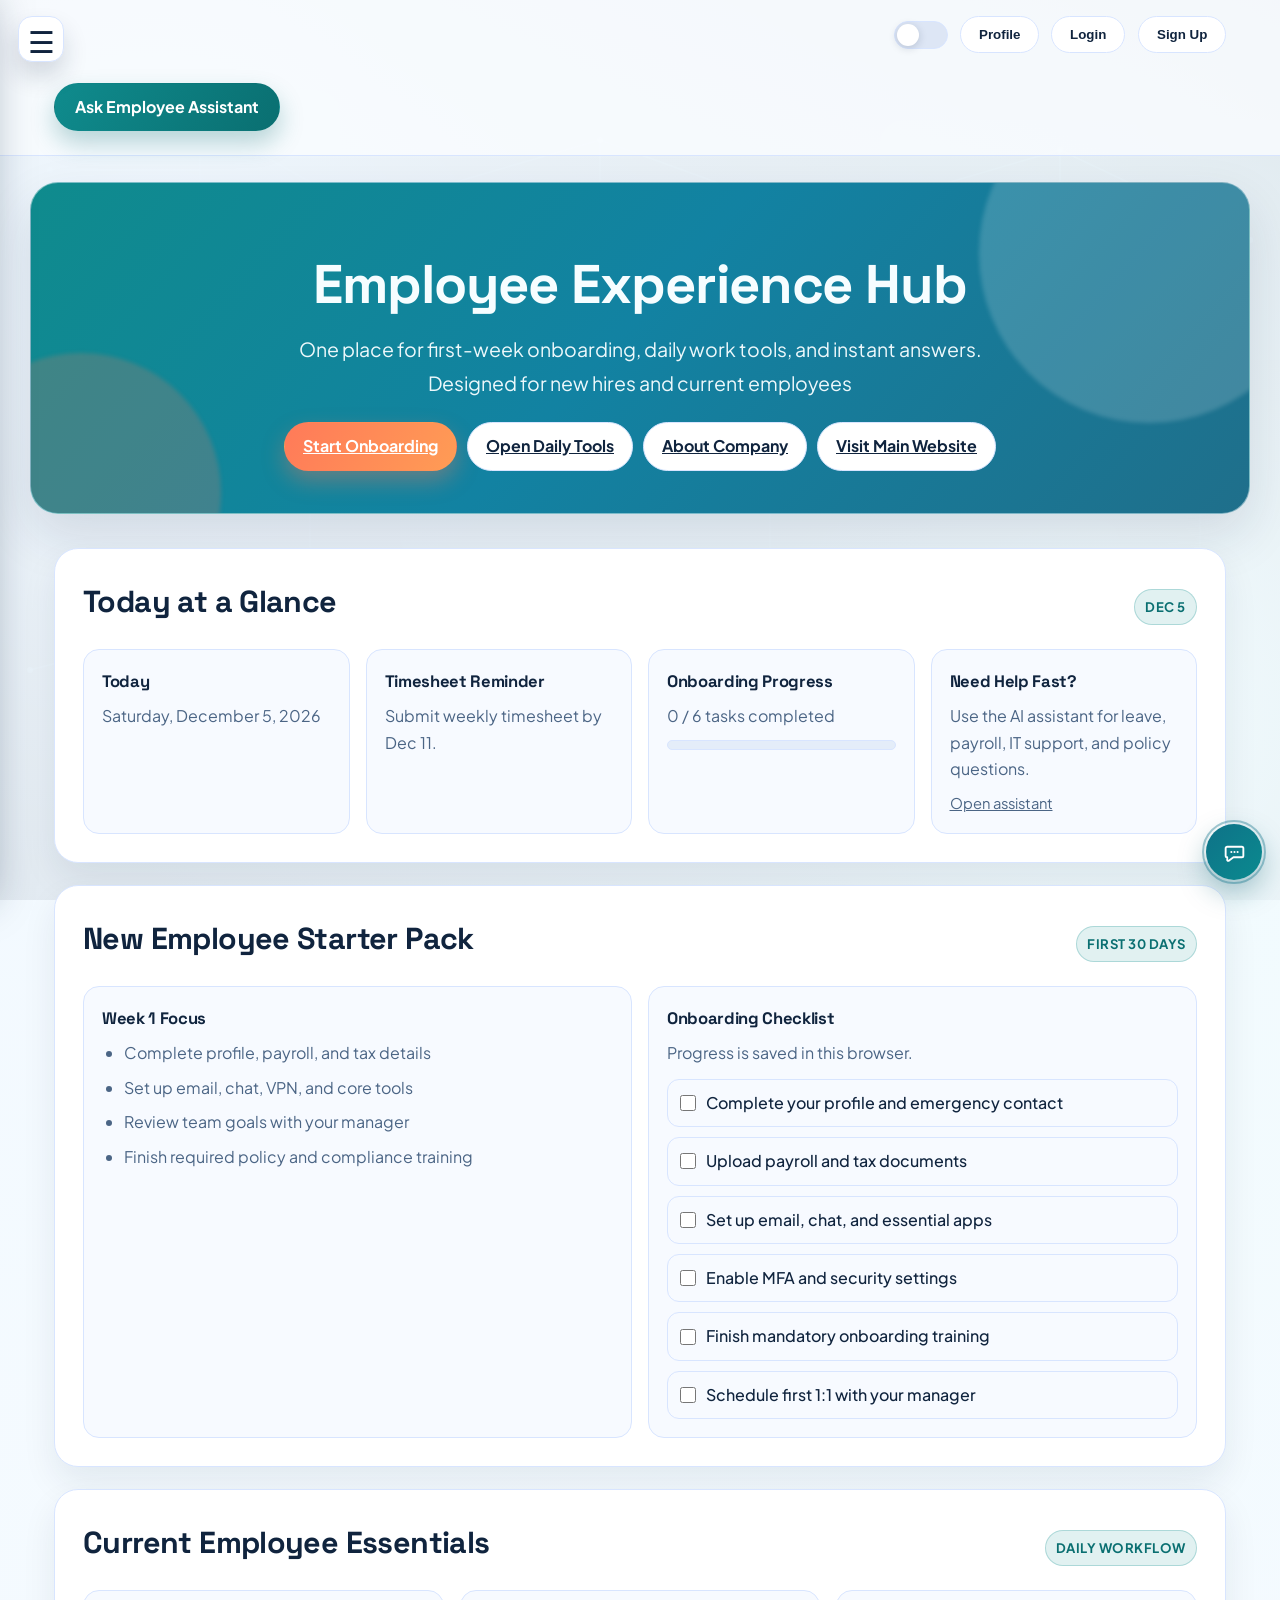
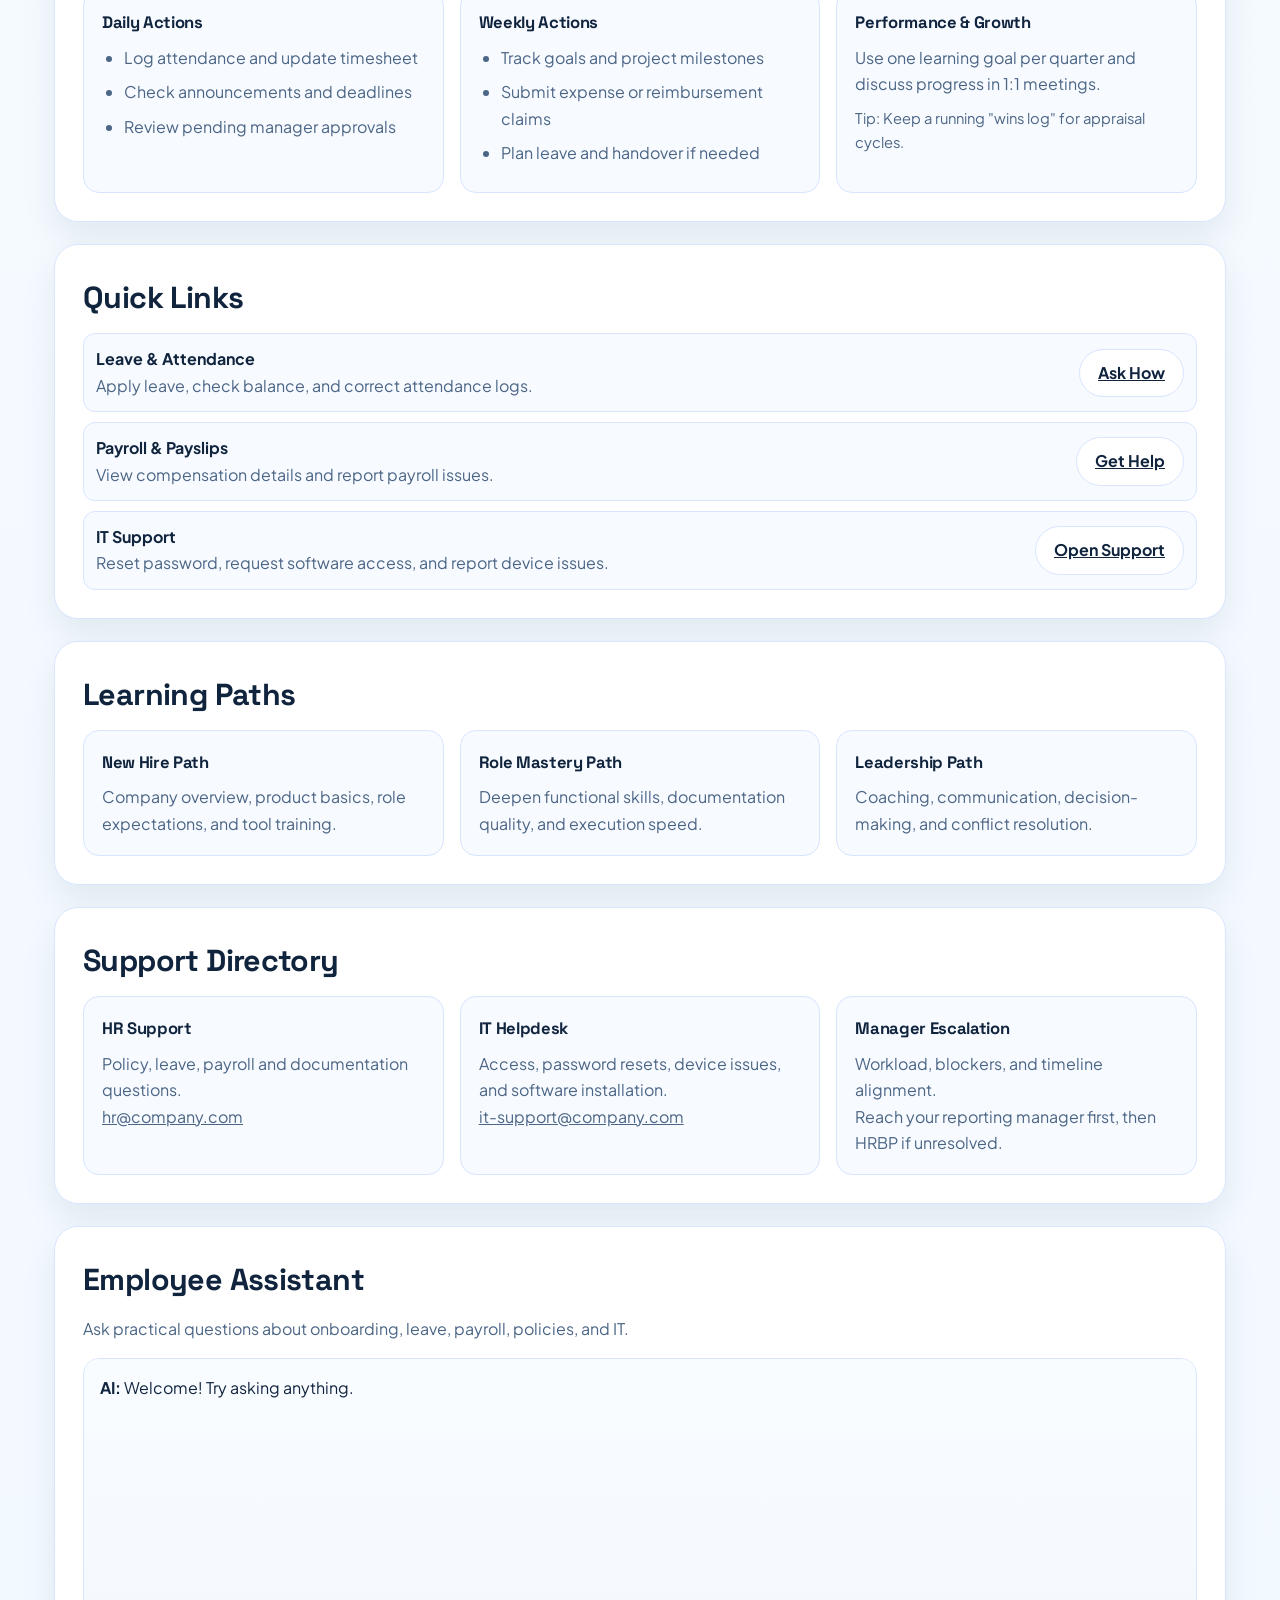
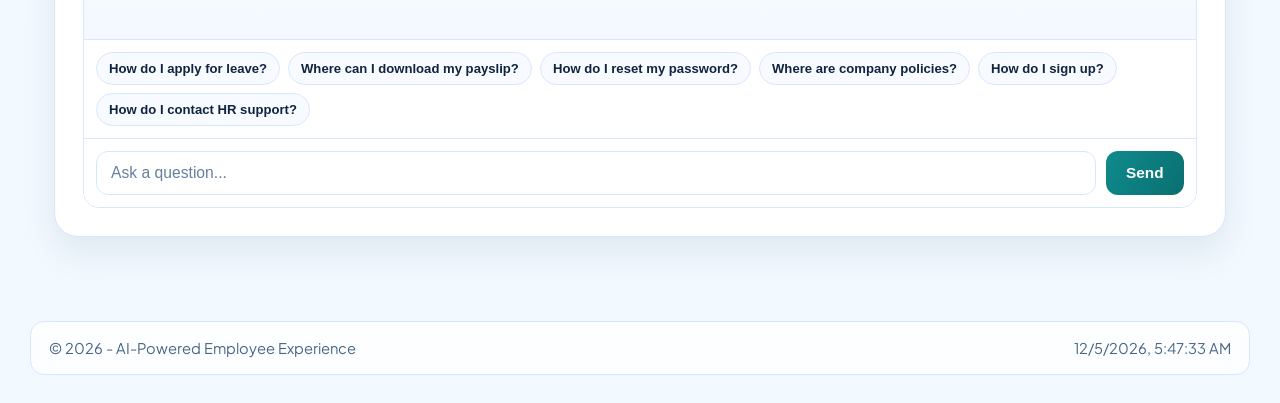
<file: index.html>
<!DOCTYPE html>
<html lang="en">
<head>
  <meta charset="UTF-8" />
  <meta name="viewport" content="width=device-width, initial-scale=1.0" />
  <title>AI Employee Experience</title>
  <link rel="preconnect" href="https://fonts.googleapis.com" />
  <link rel="preconnect" href="https://fonts.gstatic.com" crossorigin />
  <link
    href="https://fonts.googleapis.com/css2?family=Plus+Jakarta+Sans:wght@400;500;600;700;800&family=Space+Grotesk:wght@600;700&display=swap"
    rel="stylesheet"
  />

  <link rel="stylesheet" href="css/base.css" />
  <link rel="stylesheet" href="css/header.css" />
  <link rel="stylesheet" href="css/sidebar.css" />
  <link rel="stylesheet" href="css/banner.css" />
  <link rel="stylesheet" href="css/components.css" />
  <link rel="stylesheet" href="css/layout.css" />
  <link rel="stylesheet" href="css/dark.css" />
  <link rel="stylesheet" href="css/responsive.css" />
  <link rel="stylesheet" href="css/chatbot.css" />
  <link rel="stylesheet" href="css/popup.css" />

  <style>
    .section-title-row {
      display: flex;
      justify-content: space-between;
      align-items: center;
      gap: 12px;
      margin-bottom: 12px;
      flex-wrap: wrap;
    }

    .pill {
      display: inline-block;
      font-size: 0.82rem;
      font-weight: 700;
      letter-spacing: 0.04em;
      text-transform: uppercase;
      color: var(--primary-strong);
      background: rgba(15, 139, 141, 0.12);
      border: 1px solid rgba(15, 139, 141, 0.25);
      border-radius: 999px;
      padding: 6px 10px;
    }

    .hero-actions {
      margin-top: 22px;
      display: flex;
      justify-content: center;
      gap: 10px;
      flex-wrap: wrap;
    }

    .task-list {
      display: grid;
      gap: 10px;
      margin-top: 12px;
    }

    .task-item {
      display: flex;
      align-items: center;
      gap: 10px;
      background: var(--surface-soft);
      border: 1px solid var(--line);
      border-radius: 12px;
      padding: 10px 12px;
      color: var(--text);
      font-weight: 500;
    }

    .task-item input {
      width: 16px;
      height: 16px;
      accent-color: var(--primary);
    }

    .progress-track {
      width: 100%;
      background: #e4edf9;
      border-radius: 999px;
      height: 10px;
      overflow: hidden;
      margin-top: 10px;
      border: 1px solid var(--line);
    }

    .progress-fill {
      height: 100%;
      width: 0%;
      background: linear-gradient(120deg, var(--primary), #26a3a5);
      transition: width 0.25s ease;
    }

    .quick-link-list {
      display: grid;
      gap: 10px;
      margin-top: 10px;
    }

    .quick-link-item {
      display: flex;
      justify-content: space-between;
      align-items: center;
      gap: 10px;
      flex-wrap: wrap;
      background: var(--surface-soft);
      border: 1px solid var(--line);
      border-radius: 12px;
      padding: 12px;
    }

    .quick-link-item strong {
      color: var(--text);
    }

    .mini-note {
      margin-top: 8px;
      font-size: 0.92rem;
      color: var(--muted);
    }

    .admin-note {
      margin-bottom: 12px;
      color: var(--muted);
    }

    .admin-user-list {
      display: grid;
      gap: 10px;
    }

    .admin-user-item {
      background: var(--surface-soft);
      border: 1px solid var(--line);
      border-radius: 12px;
      padding: 12px;
      display: grid;
      gap: 10px;
    }

    .admin-user-meta {
      display: grid;
      gap: 4px;
      color: var(--text);
    }

    .admin-user-sub {
      color: var(--muted);
      font-size: 0.9rem;
    }

    .admin-reset-row {
      display: flex;
      gap: 8px;
      flex-wrap: wrap;
    }

    .admin-reset-row input {
      flex: 1 1 220px;
      min-width: 180px;
      border: 1px solid var(--line);
      border-radius: 10px;
      padding: 10px;
      background: var(--surface);
      color: var(--text);
    }
  </style>
</head>

<body>
  <div class="main-header">
    <!-- SIDEBAR -->
    <div class="menu-icon" onclick="toggleSidebar()">&#9776;</div>
    <div class="sidebar-overlay" id="sidebarOverlay" onclick="toggleSidebar()"></div>

    <div class="sidebar" id="sidebar">
      <h2>Menu</h2>
      <a href="#dashboard">Dashboard</a>
      <a href="#new-employee">New Employee</a>
      <a href="#current-employee">Current Employee</a>
      <a href="#quick-links">Quick Links</a>
      <a href="#learning">Learning</a>
      <a href="#support">Support</a>
      <a href="about-company.html">About Company</a>
      <a href="#chatbot">AI Assistant</a>
      <a href="profile.html">Profile</a>
      <a href="#admin-section">Admin</a>
      <a href="#" id="sidebarLogoutLink">Logout</a>
    </div>

    <header>
      <div class="header-controls">
        <!-- DARK MODE -->
        <div class="toggle-switch" onclick="toggleDarkMode()">
          <div class="circle"></div>
        </div>

        <!-- PROFILE DROPDOWN -->
        <div class="profile">
          <button type="button" class="profile-btn" id="profileBtn">
            Profile
          </button>

          <div class="dropdown" id="dropdown">
            <a href="profile.html">My Account</a>
            <a href="#">Settings</a>
            <a href="#" onclick="return handleLogout(event)">Logout</a>
          </div>
        </div>

        <button id="loginBtn" class="btn-secondary" onclick="openPopup('login')">Login</button>
        <button id="signupBtn" class="btn-secondary" onclick="openPopup('signup')">Sign Up</button>
      </div>

      <a href="#chatbot" class="chat-btn">
        Ask Employee Assistant
      </a>
    </header>
  </div>

  <!-- Banner Section -->
  <div class="hero-bg">
    <div class="inner-section">
      <h1 id="employeeGreeting">Employee Experience Hub</h1>
      <p>One place for first-week onboarding, daily work tools, and instant answers.</p>
      <p>Designed for new hires and current employees</p>
      <div class="hero-actions">
        <a href="#new-employee" class="btn-primary">Start Onboarding</a>
        <a href="#current-employee" class="btn-secondary">Open Daily Tools</a>
        <a href="about-company.html" class="btn-secondary">About Company</a>
        <a href="https://site-ro6spzf55.godaddysites.com/" class="btn-secondary" target="_blank" rel="noopener noreferrer">Visit Main Website</a>
      </div>
    </div>
  </div>

  <main>
    <section id="dashboard">
      <div class="section-title-row">
        <h2>Today at a Glance</h2>
        <span class="pill" id="todayDatePill">Today</span>
      </div>
      <div class="grid">
        <div class="card">
          <h3>Today</h3>
          <p id="todayLine">Loading date...</p>
        </div>
        <div class="card">
          <h3>Timesheet Reminder</h3>
          <p id="timesheetLine">Update your timesheet before Friday.</p>
        </div>
        <div class="card">
          <h3>Onboarding Progress</h3>
          <p id="onboardingProgressLabel">0 / 0 tasks completed</p>
          <div class="progress-track">
            <div class="progress-fill" id="onboardingProgressFill"></div>
          </div>
        </div>
        <div class="card">
          <h3>Need Help Fast?</h3>
          <p>Use the AI assistant for leave, payroll, IT support, and policy questions.</p>
          <p class="mini-note"><a href="#chatbot">Open assistant</a></p>
        </div>
      </div>
    </section>

    <section id="new-employee">
      <div class="section-title-row">
        <h2>New Employee Starter Pack</h2>
        <span class="pill">First 30 Days</span>
      </div>
      <div class="grid">
        <div class="card">
          <h3>Week 1 Focus</h3>
          <ul>
            <li>Complete profile, payroll, and tax details</li>
            <li>Set up email, chat, VPN, and core tools</li>
            <li>Review team goals with your manager</li>
            <li>Finish required policy and compliance training</li>
          </ul>
        </div>
        <div class="card">
          <h3>Onboarding Checklist</h3>
          <p>Progress is saved in this browser.</p>
          <div class="task-list" id="onboardingChecklist"></div>
        </div>
      </div>
    </section>

    <section id="current-employee">
      <div class="section-title-row">
        <h2>Current Employee Essentials</h2>
        <span class="pill">Daily Workflow</span>
      </div>
      <div class="grid">
        <div class="card">
          <h3>Daily Actions</h3>
          <ul>
            <li>Log attendance and update timesheet</li>
            <li>Check announcements and deadlines</li>
            <li>Review pending manager approvals</li>
          </ul>
        </div>
        <div class="card">
          <h3>Weekly Actions</h3>
          <ul>
            <li>Track goals and project milestones</li>
            <li>Submit expense or reimbursement claims</li>
            <li>Plan leave and handover if needed</li>
          </ul>
        </div>
        <div class="card">
          <h3>Performance & Growth</h3>
          <p>Use one learning goal per quarter and discuss progress in 1:1 meetings.</p>
          <p class="mini-note">Tip: Keep a running "wins log" for appraisal cycles.</p>
        </div>
      </div>
    </section>

    <section id="quick-links">
      <h2>Quick Links</h2>
      <div class="quick-link-list">
        <div class="quick-link-item">
          <div>
            <strong>Leave & Attendance</strong>
            <p>Apply leave, check balance, and correct attendance logs.</p>
          </div>
          <a href="#chatbot" class="btn-secondary">Ask How</a>
        </div>
        <div class="quick-link-item">
          <div>
            <strong>Payroll & Payslips</strong>
            <p>View compensation details and report payroll issues.</p>
          </div>
          <a href="#chatbot" class="btn-secondary">Get Help</a>
        </div>
        <div class="quick-link-item">
          <div>
            <strong>IT Support</strong>
            <p>Reset password, request software access, and report device issues.</p>
          </div>
          <a href="#chatbot" class="btn-secondary">Open Support</a>
        </div>
      </div>
    </section>

    <section id="learning">
      <h2>Learning Paths</h2>
      <div class="grid">
        <div class="card">
          <h3>New Hire Path</h3>
          <p>Company overview, product basics, role expectations, and tool training.</p>
        </div>
        <div class="card">
          <h3>Role Mastery Path</h3>
          <p>Deepen functional skills, documentation quality, and execution speed.</p>
        </div>
        <div class="card">
          <h3>Leadership Path</h3>
          <p>Coaching, communication, decision-making, and conflict resolution.</p>
        </div>
      </div>
    </section>

    <section id="support">
      <h2>Support Directory</h2>
      <div class="grid">
        <div class="card">
          <h3>HR Support</h3>
          <p>Policy, leave, payroll and documentation questions.</p>
          <p><a href="mailto:hr@company.com">hr@company.com</a></p>
        </div>
        <div class="card">
          <h3>IT Helpdesk</h3>
          <p>Access, password resets, device issues, and software installation.</p>
          <p><a href="mailto:it-support@company.com">it-support@company.com</a></p>
        </div>
        <div class="card">
          <h3>Manager Escalation</h3>
          <p>Workload, blockers, and timeline alignment.</p>
          <p>Reach your reporting manager first, then HRBP if unresolved.</p>
        </div>
      </div>
    </section>

    <!-- CHATBOT -->
    <section id="chatbot">
      <h2>Employee Assistant</h2>
      <p>Ask practical questions about onboarding, leave, payroll, policies, and IT.</p>
      <div class="chat-box">
        <div class="chat-log" id="chatLog"></div>
        <div class="chat-suggestions" id="chatSuggestions"></div>
        <div class="input-row">
          <input id="userInput" placeholder="Ask a question..." />
          <button onclick="sendMessage()">Send</button>
        </div>
      </div>
    </section>

    <!-- ADMIN SECTION -->
    <section id="admin-section" style="display:none;">
      <h2>Admin Panel</h2>
      <p class="admin-note">Password reset is now manual. Users submit requests and admin resets directly from here.</p>
      <div id="userList"></div>
    </section>
  </main>

  <footer>
    <div class="inner-footer">
      <div>&copy; 2026 - AI-Powered Employee Experience</div>
      <div id="clock"></div>
    </div>
  </footer>

  <button id="chatFab" class="chat-fab" type="button" aria-label="Open Employee Assistant">
    <svg class="chat-fab-icon" viewBox="0 0 24 24" aria-hidden="true" focusable="false">
      <path d="M5 6.5h14a1.5 1.5 0 0 1 1.5 1.5v7a1.5 1.5 0 0 1-1.5 1.5H11l-4.2 3.1A1 1 0 0 1 5 18.8V16.5H5A1.5 1.5 0 0 1 3.5 15V8A1.5 1.5 0 0 1 5 6.5Z" fill="none" stroke="currentColor" stroke-width="1.8" stroke-linecap="round" stroke-linejoin="round"/>
      <circle cx="9" cy="11.5" r="1" fill="currentColor"/>
      <circle cx="12" cy="11.5" r="1" fill="currentColor"/>
      <circle cx="15" cy="11.5" r="1" fill="currentColor"/>
    </svg>
  </button>

  <!-- POPUP -->
  <div class="popup-bg" id="popupBg" onclick="closePopup()">
    <div class="popup" onclick="event.stopPropagation()">
      <h2 id="popupTitle"></h2>
      <p class="popup-subtitle" id="popupSubtitle"></p>

      <div id="loginForm" class="auth-form" style="display:none;">
        <label for="liEmail" class="field-label">Work Email</label>
        <input id="liEmail" type="email" placeholder="you@company.com" />
        <label for="liPassword" class="field-label">Password</label>
        <input id="liPassword" type="password" placeholder="Enter your password" />
        <p class="auth-note-row">
          <a href="forgot.html" class="auth-note-link">Request password reset</a>
        </p>
        <button onclick="handleLogin()" class="auth-submit-btn">Login</button>
        <p class="auth-footer-copy">New here? <a href="#" class="auth-switch-link" onclick="openPopup('signup'); return false;">Sign up</a></p>
      </div>

      <div id="signupForm" class="auth-form" style="display:none;">
        <label for="suName" class="field-label">Full Name</label>
        <input id="suName" type="text" placeholder="Enter your full name" />
        <label for="suEmail" class="field-label">Email</label>
        <input id="suEmail" type="email" placeholder="you@company.com" />
        <label for="suPassword" class="field-label">Password</label>
        <input id="suPassword" type="password" minlength="8" maxlength="64" placeholder="Create a strong password" />
        <label for="suConfirmPassword" class="field-label">Confirm Password</label>
        <input id="suConfirmPassword" type="password" minlength="8" maxlength="64" placeholder="Re-enter your password" />
        <p class="auth-footer-copy">Use 8-64 chars with uppercase, lowercase, number, and special character.</p>
        <label for="suRole" class="field-label">Account Role</label>
        <select id="suRole" aria-label="Signup role" onchange="toggleAdminCodeField()">
          <option value="user" selected>User</option>
          <option value="admin">Admin</option>
        </select>
        <div id="adminCodeWrap" style="display:none;">
          <label for="suAdminCode" class="field-label">Admin Verification Code</label>
          <input id="suAdminCode" type="password" placeholder="Enter admin verification code" />
        </div>
        <button onclick="handleSignup()" class="auth-submit-btn">Create Account</button>
        <p class="auth-footer-copy">Already have an account? <a href="#" class="auth-switch-link" onclick="openPopup('login'); return false;">Login</a></p>
      </div>

      <button onclick="closePopup()" class="auth-close-btn">Close</button>
    </div>
  </div>

  <script>
    const LOCAL_BACKEND = "http://127.0.0.1:5000";
    const LIVE_BACKEND = "https://ai-backend-1-7kxh.onrender.com";
    const isLocalhost =
      location.hostname === "localhost" || location.hostname === "127.0.0.1";
    const API = `${isLocalhost ? LOCAL_BACKEND : LIVE_BACKEND}/api`;

    const ONBOARDING_STORAGE_KEY = "onboardingChecklistV1";
    const onboardingItems = [
      { id: "profile", label: "Complete your profile and emergency contact" },
      { id: "docs", label: "Upload payroll and tax documents" },
      { id: "tools", label: "Set up email, chat, and essential apps" },
      { id: "security", label: "Enable MFA and security settings" },
      { id: "training", label: "Finish mandatory onboarding training" },
      { id: "manager", label: "Schedule first 1:1 with your manager" }
    ];

    /* SIDEBAR */
    function toggleSidebar() {
      document.getElementById("sidebar").classList.toggle("open");
      document.getElementById("sidebarOverlay").classList.toggle("show");
    }

    /* DARK MODE */
    function toggleDarkMode() {
      document.body.classList.toggle("dark");
      localStorage.setItem("theme", document.body.classList.contains("dark") ? "dark" : "light");
    }

    function applySavedTheme() {
      const savedTheme = localStorage.getItem("theme");
      if (savedTheme === "dark") {
        document.body.classList.add("dark");
      } else {
        document.body.classList.remove("dark");
      }
    }

    /* POPUP */
    function openPopup(type) {
      document.getElementById("popupBg").style.display = "flex";
      document.getElementById("popupTitle").textContent = type === "login" ? "Login" : "Sign Up";
      document.getElementById("popupSubtitle").textContent =
        type === "login"
          ? "Welcome back. Access your employee workspace."
          : "Create your account to get started in minutes.";
      document.getElementById("loginForm").style.display = type === "login" ? "block" : "none";
      document.getElementById("signupForm").style.display = type === "signup" ? "block" : "none";
      if (type === "signup") toggleAdminCodeField();
    }

    function closePopup() {
      document.getElementById("popupBg").style.display = "none";
    }

    function escapeHtml(value) {
      return String(value || "")
        .replace(/&/g, "&amp;")
        .replace(/</g, "&lt;")
        .replace(/>/g, "&gt;")
        .replace(/\"/g, "&quot;")
        .replace(/'/g, "&#39;");
    }

    function formatDateTime(value) {
      const date = new Date(value);
      if (Number.isNaN(date.getTime())) return "";
      return date.toLocaleString();
    }

    function isValidEmail(email) {
      return /^[^\s@]+@[^\s@]+\.[^\s@]{2,}$/i.test(String(email || "").trim());
    }

    function validatePasswordPolicy(password) {
      const value = String(password || "");

      if (value.length < 8 || value.length > 64) {
        return "Password must be 8-64 characters and include uppercase, lowercase, number, and special character.";
      }
      if (/\s/.test(value)) {
        return "Password cannot contain spaces.";
      }
      if (!/[a-z]/.test(value)) {
        return "Password must include at least one lowercase letter.";
      }
      if (!/[A-Z]/.test(value)) {
        return "Password must include at least one uppercase letter.";
      }
      if (!/[0-9]/.test(value)) {
        return "Password must include at least one number.";
      }
      if (!/[^A-Za-z0-9]/.test(value)) {
        return "Password must include at least one special character.";
      }

      return "";
    }

    function toggleAdminCodeField() {
      const roleSelect = document.getElementById("suRole");
      const adminCodeWrap = document.getElementById("adminCodeWrap");
      const adminCodeInput = document.getElementById("suAdminCode");
      if (!roleSelect || !adminCodeWrap || !adminCodeInput) return;

      const isAdmin = roleSelect.value === "admin";
      adminCodeWrap.style.display = isAdmin ? "block" : "none";
      adminCodeInput.required = isAdmin;
      if (!isAdmin) adminCodeInput.value = "";
    }

    let isSignupSubmitting = false;

    /* SIGNUP */
    async function handleSignup() {
      if (isSignupSubmitting) return;

      const name = document.getElementById("suName").value.trim();
      const email = document.getElementById("suEmail").value.trim().toLowerCase();
      const password = document.getElementById("suPassword").value;
      const confirmPassword = document.getElementById("suConfirmPassword").value;
      const roleValue = document.getElementById("suRole")?.value || "user";
      const role = roleValue === "admin" ? "admin" : "user";
      const adminCode = String(document.getElementById("suAdminCode")?.value || "").trim();
      const signupSubmitBtn = document.querySelector("#signupForm button");

      if (!name || !email || !password || !confirmPassword) {
        alert("Please fill all signup fields");
        return;
      }
      if (password !== confirmPassword) {
        alert("Password and confirm password must match.");
        return;
      }
      if (!isValidEmail(email)) {
        alert("Please enter a valid email address (example: name@gmail.com).");
        return;
      }
      const passwordPolicyError = validatePasswordPolicy(password);
      if (passwordPolicyError) {
        alert(passwordPolicyError);
        return;
      }
      if (role === "admin" && !adminCode) {
        alert("Admin verification code is required for admin account signup.");
        return;
      }

      try {
        isSignupSubmitting = true;
        if (signupSubmitBtn) {
          signupSubmitBtn.disabled = true;
          signupSubmitBtn.textContent = "Signing Up...";
        }

        const res = await fetch(`${API}/auth/signup`, {
          method: "POST",
          headers: { "Content-Type": "application/json" },
          body: JSON.stringify({ name, email, password, role, adminCode })
        });

        const data = await res.json();
        if (!res.ok) {
          alert(data.msg || "Signup failed");
          return;
        }

        const loginRes = await fetch(`${API}/auth/login`, {
          method: "POST",
          headers: { "Content-Type": "application/json" },
          body: JSON.stringify({ email, password })
        });
        const loginData = await loginRes.json().catch(() => ({}));

        if (!loginRes.ok) {
          alert(`${data.msg || "Signup successful"} Please login manually.`);
          document.getElementById("liEmail").value = email;
          openPopup("login");
          return;
        }

        localStorage.setItem("token", loginData.token);
        localStorage.setItem("user", JSON.stringify(loginData.user));
        alert(`${data.msg || "Signup successful"} Logged in successfully.`);
        closePopup();
        loadAdminPanel();
        renderPersonalizedWelcome();
        updateAuthUI();
        if (window.refreshChatSuggestions) window.refreshChatSuggestions();
      } catch (error) {
        alert("Signup failed");
        console.error(error);
      } finally {
        isSignupSubmitting = false;
        if (signupSubmitBtn) {
          signupSubmitBtn.disabled = false;
          signupSubmitBtn.textContent = "Create Account";
        }
      }
    }

    /* LOGIN */
    async function handleLogin() {
      const email = document.getElementById("liEmail").value.trim().toLowerCase();
      const password = document.getElementById("liPassword").value;

      if (!email || !password) {
        alert("Please enter email and password");
        return;
      }
      if (!isValidEmail(email)) {
        alert("Please enter a valid email address (must include @ and domain).");
        return;
      }

      try {
        const res = await fetch(`${API}/auth/login`, {
          method: "POST",
          headers: { "Content-Type": "application/json" },
          body: JSON.stringify({ email, password })
        });

        const data = await res.json();

        if (res.ok) {
          localStorage.setItem("token", data.token);
          localStorage.setItem("user", JSON.stringify(data.user));
          alert("Login successful");
          closePopup();
          loadAdminPanel();
          renderPersonalizedWelcome();
          updateAuthUI();
          if (window.refreshChatSuggestions) window.refreshChatSuggestions();
        } else {
          alert(data.msg || "Login failed");
        }
      } catch (error) {
        alert("Login error");
        console.error(error);
      }
    }

    /* LOGOUT */
    function handleLogout(e) {
      if (e) e.preventDefault();
      localStorage.removeItem("token");
      localStorage.removeItem("user");
      document.getElementById("admin-section").style.display = "none";
      alert("Logged out successfully");
      renderPersonalizedWelcome();
      updateAuthUI();
      if (window.refreshChatSuggestions) window.refreshChatSuggestions();
      return false;
    }

    /* ADMIN PANEL */
    async function loadAdminPanel() {
      const token = localStorage.getItem("token");
      const user = JSON.parse(localStorage.getItem("user") || "{}");
      const userList = document.getElementById("userList");
      const adminSection = document.getElementById("admin-section");

      if (!token || !user.role || user.role !== "admin") {
        if (adminSection) adminSection.style.display = "none";
        if (userList) userList.innerHTML = "";
        return;
      }

      adminSection.style.display = "block";

      try {
        const res = await fetch(`${API}/users/all`, {
          headers: { Authorization: `Bearer ${token}` }
        });

        if (!res.ok) {
          const data = await res.json().catch(() => ({}));
          throw new Error(data.msg || "Failed to load users");
        }

        const users = await res.json();

        userList.innerHTML = `
          <div class="admin-user-list">
            ${users
              .map((u) => `
              <div class="admin-user-item">
                <div class="admin-user-meta">
                  <strong>${escapeHtml(u.name || "Unknown User")}</strong>
                  <span class="admin-user-sub">${escapeHtml(u.email || "")} - ${escapeHtml(u.role || "user")}</span>
                  ${
                    u.resetRequestedAt
                      ? `<span class="pill">Reset requested ${escapeHtml(formatDateTime(u.resetRequestedAt))}</span>`
                      : ""
                  }
                </div>
                <div class="admin-reset-row">
                  <input
                    type="password"
                    minlength="8"
                    maxlength="64"
                    placeholder="Set strong password (8-64, upper/lower/number/special)"
                    data-reset-password="${escapeHtml(u._id || "")}"
                  />
                  <button
                    type="button"
                    class="btn-secondary"
                    data-reset-user="${escapeHtml(u._id || "")}"
                    data-reset-email="${escapeHtml(u.email || "")}"
                  >
                    Reset Password
                  </button>
                </div>
              </div>
            `)
              .join("")}
          </div>
        `;

        userList.querySelectorAll("[data-reset-user]").forEach((btn) => {
          btn.addEventListener("click", async () => {
            const userId = btn.getAttribute("data-reset-user") || "";
            const email = btn.getAttribute("data-reset-email") || "user";
            const input = userList.querySelector(`[data-reset-password="${userId}"]`);
            const password = input ? String(input.value || "") : "";

            const passwordPolicyError = validatePasswordPolicy(password);
            if (passwordPolicyError) {
              alert(passwordPolicyError);
              return;
            }

            const previousText = btn.textContent;
            btn.disabled = true;
            btn.textContent = "Resetting...";

            try {
              const resetRes = await fetch(`${API}/auth/admin/reset-password`, {
                method: "POST",
                headers: {
                  "Content-Type": "application/json",
                  Authorization: `Bearer ${token}`
                },
                body: JSON.stringify({ userId, password })
              });

              const resetData = await resetRes.json().catch(() => ({}));
              if (!resetRes.ok) {
                alert(resetData.msg || "Password reset failed.");
                return;
              }

              if (input) input.value = "";
              alert(resetData.msg || `Password reset for ${email}`);
              await loadAdminPanel();
            } catch (error) {
              alert("Network error while resetting password.");
            } finally {
              btn.disabled = false;
              btn.textContent = previousText;
            }
          });
        });
      } catch (error) {
        userList.innerHTML = "<p>Failed to load users.</p>";
        console.error(error);
      }
    }

    function formatFriendlyDate(date) {
      return date.toLocaleDateString(undefined, {
        weekday: "long",
        year: "numeric",
        month: "long",
        day: "numeric"
      });
    }

    function getNextFridayLabel() {
      const now = new Date();
      const day = now.getDay();
      const diff = (5 - day + 7) % 7;
      const nextFriday = new Date(now);
      nextFriday.setDate(now.getDate() + diff);
      return nextFriday.toLocaleDateString(undefined, {
        month: "short",
        day: "numeric"
      });
    }

    function renderTodayWidgets() {
      const today = new Date();
      const todayLabel = formatFriendlyDate(today);
      const nextFriday = getNextFridayLabel();

      const todayLine = document.getElementById("todayLine");
      const timesheetLine = document.getElementById("timesheetLine");
      const todayDatePill = document.getElementById("todayDatePill");

      if (todayLine) todayLine.textContent = todayLabel;
      if (timesheetLine) timesheetLine.textContent = `Submit weekly timesheet by ${nextFriday}.`;
      if (todayDatePill) todayDatePill.textContent = today.toLocaleDateString(undefined, { month: "short", day: "numeric" });
    }

    function getChecklistState() {
      try {
        return JSON.parse(localStorage.getItem(ONBOARDING_STORAGE_KEY) || "{}");
      } catch {
        return {};
      }
    }

    function saveChecklistState(state) {
      localStorage.setItem(ONBOARDING_STORAGE_KEY, JSON.stringify(state));
    }

    function updateOnboardingProgress() {
      const state = getChecklistState();
      const total = onboardingItems.length;
      const completed = onboardingItems.filter((item) => Boolean(state[item.id])).length;
      const percent = total === 0 ? 0 : Math.round((completed / total) * 100);

      const label = document.getElementById("onboardingProgressLabel");
      const fill = document.getElementById("onboardingProgressFill");
      if (label) label.textContent = `${completed} / ${total} tasks completed`;
      if (fill) fill.style.width = `${percent}%`;
    }

    function renderOnboardingChecklist() {
      const wrapper = document.getElementById("onboardingChecklist");
      if (!wrapper) return;

      const state = getChecklistState();
      wrapper.innerHTML = onboardingItems
        .map((item) => `
          <label class="task-item">
            <input type="checkbox" data-task-id="${item.id}" ${state[item.id] ? "checked" : ""} />
            <span>${item.label}</span>
          </label>
        `)
        .join("");

      wrapper.addEventListener("change", (e) => {
        const input = e.target;
        if (!(input instanceof HTMLInputElement)) return;
        const taskId = input.getAttribute("data-task-id");
        if (!taskId) return;

        const nextState = getChecklistState();
        nextState[taskId] = input.checked;
        saveChecklistState(nextState);
        updateOnboardingProgress();
      });

      updateOnboardingProgress();
    }

    function renderPersonalizedWelcome() {
      const heading = document.getElementById("employeeGreeting");
      if (!heading) return;

      try {
        const user = JSON.parse(localStorage.getItem("user") || "{}");
        const name = user?.name ? String(user.name).trim() : "";
        heading.textContent = name ? `Welcome, ${name}` : "Employee Experience Hub";
      } catch {
        heading.textContent = "Employee Experience Hub";
      }
    }

    function updateAuthUI() {
      const loginBtn = document.getElementById("loginBtn");
      const signupBtn = document.getElementById("signupBtn");
      const sidebarLogoutLink = document.getElementById("sidebarLogoutLink");
      const profileBtnLocal = document.getElementById("profileBtn");
      const isLoggedIn = Boolean(localStorage.getItem("token"));

      if (loginBtn) loginBtn.style.display = isLoggedIn ? "none" : "";
      if (signupBtn) signupBtn.style.display = isLoggedIn ? "none" : "";
      if (sidebarLogoutLink) sidebarLogoutLink.style.display = isLoggedIn ? "" : "none";

      if (!profileBtnLocal) return;
      if (!isLoggedIn) {
        profileBtnLocal.textContent = "Profile";
        return;
      }

      try {
        const user = JSON.parse(localStorage.getItem("user") || "{}");
        const firstName = String(user?.name || "Profile").trim().split(/\s+/)[0];
        profileBtnLocal.textContent = `Hi, ${firstName}`;
      } catch {
        profileBtnLocal.textContent = "Profile";
      }
    }

    function initChatFab() {
      const chatFab = document.getElementById("chatFab");
      if (!chatFab) return;
      const footer = document.querySelector("footer");

      const syncChatFabPosition = () => {
        if (!footer) return;
        const footerRect = footer.getBoundingClientRect();
        const isOverlappingFooter = footerRect.top < window.innerHeight - 70;
        chatFab.classList.toggle("chat-fab--lifted", isOverlappingFooter);
      };

      chatFab.addEventListener("click", () => {
        const chatSection = document.getElementById("chatbot");
        if (chatSection) {
          chatSection.scrollIntoView({ behavior: "smooth", block: "start" });
        }

        setTimeout(() => {
          const input = document.getElementById("userInput");
          if (input) input.focus();
        }, 350);
      });

      window.addEventListener("scroll", syncChatFabPosition, { passive: true });
      window.addEventListener("resize", syncChatFabPosition);
      syncChatFabPosition();
    }

    function initSidebarInteractions() {
      const sidebar = document.getElementById("sidebar");
      const sidebarLogoutLink = document.getElementById("sidebarLogoutLink");
      if (!sidebar) return;

      sidebar.querySelectorAll("a").forEach((link) => {
        link.addEventListener("click", () => {
          if (sidebar.classList.contains("open")) toggleSidebar();
        });
      });

      if (sidebarLogoutLink) {
        sidebarLogoutLink.addEventListener("click", (e) => {
          handleLogout(e);
        });
      }
    }

    /* CLOCK */
    function updateClock() {
      document.getElementById("clock").textContent = new Date().toLocaleString();
    }
    setInterval(updateClock, 1000);
    updateClock();

    /* INITIAL LOAD */
    window.addEventListener("load", () => {
      applySavedTheme();
      loadAdminPanel();
      renderPersonalizedWelcome();
      renderTodayWidgets();
      renderOnboardingChecklist();
      updateAuthUI();
      initSidebarInteractions();
      initChatFab();
    });

    /* DROPDOWN */
    const profileBtn = document.getElementById("profileBtn");
    const dropdown = document.getElementById("dropdown");

    if (profileBtn && dropdown) {
      profileBtn.addEventListener("click", function (e) {
        e.stopPropagation();
        dropdown.classList.toggle("show");
      });

      dropdown.addEventListener("click", function (e) {
        e.stopPropagation();
      });

      document.addEventListener("click", function () {
        dropdown.classList.remove("show");
      });
    }
  </script>
  <script type="module">
    import { sendMessage, initChatSuggestions, refreshChatSuggestions } from "./js/chatbot.js";
    window.sendMessage = sendMessage;
    window.refreshChatSuggestions = refreshChatSuggestions;
    initChatSuggestions();
  </script>
</body>
</html>
</file>
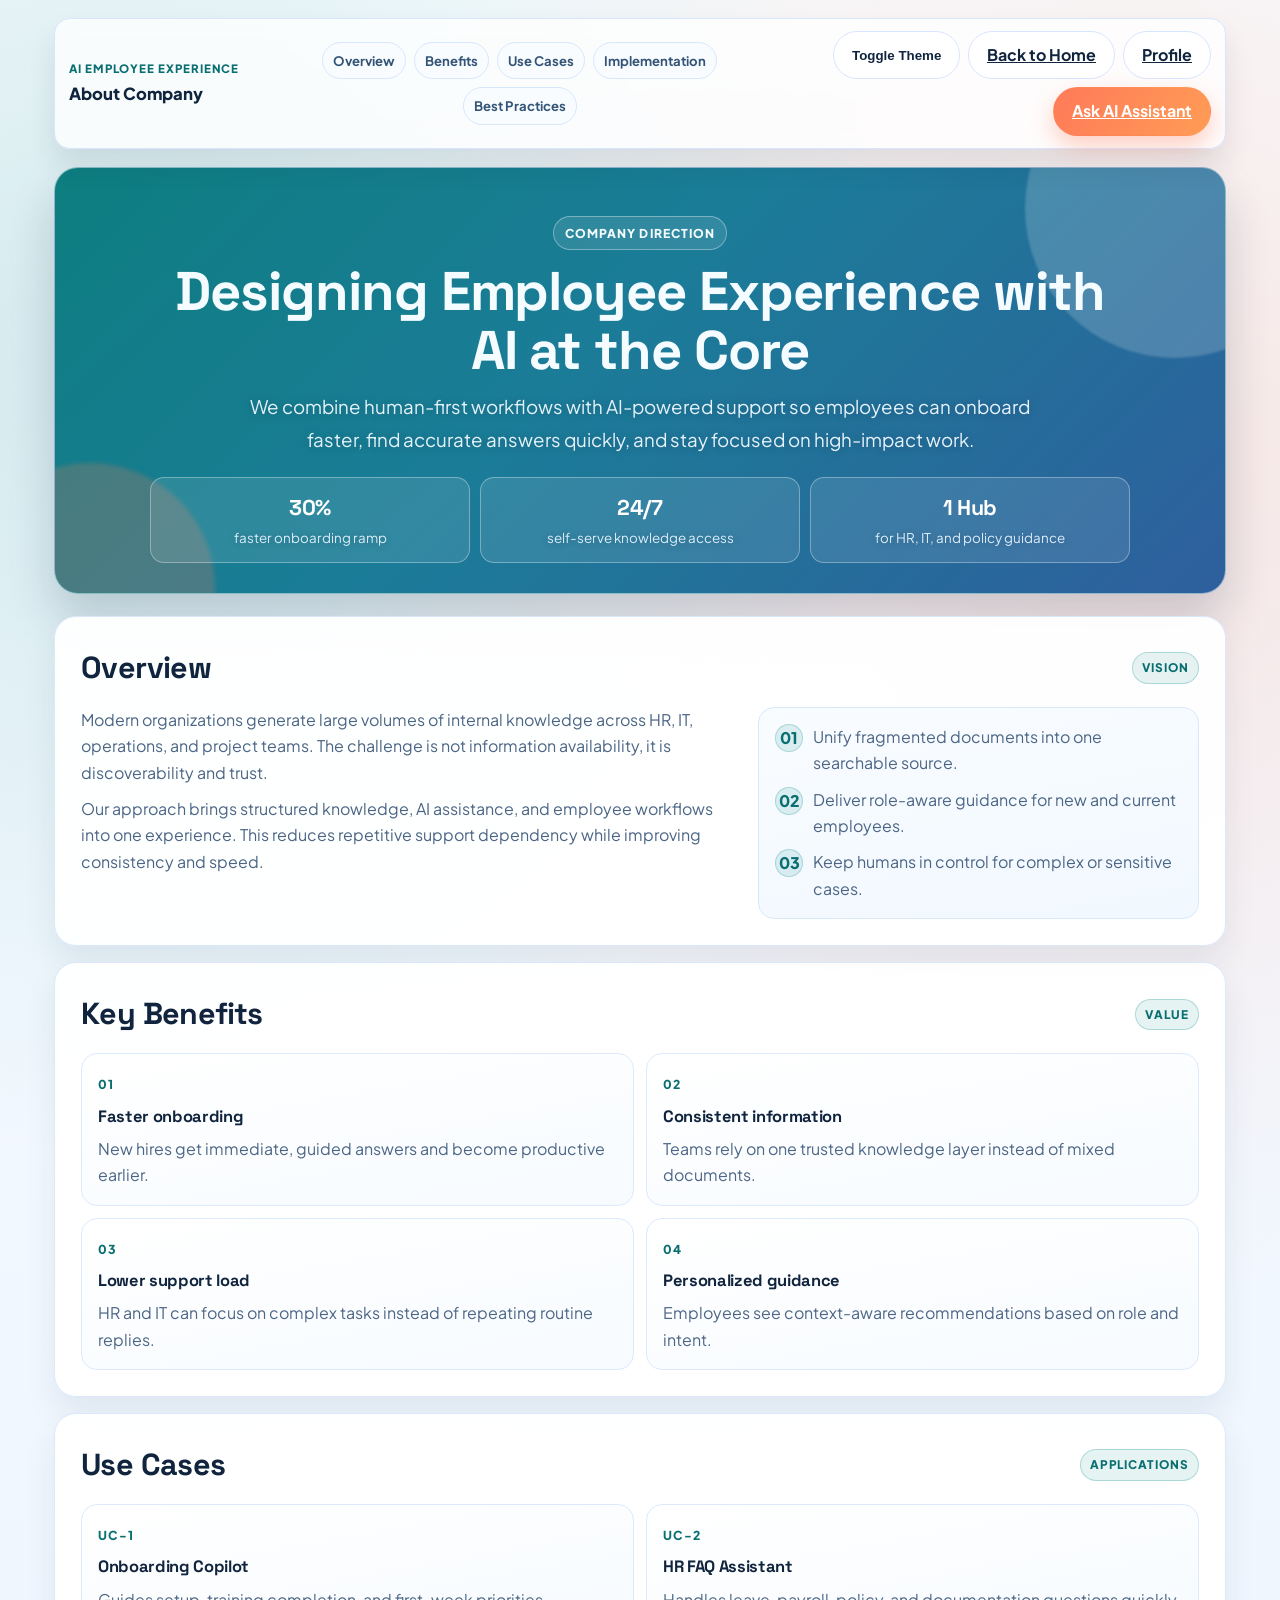
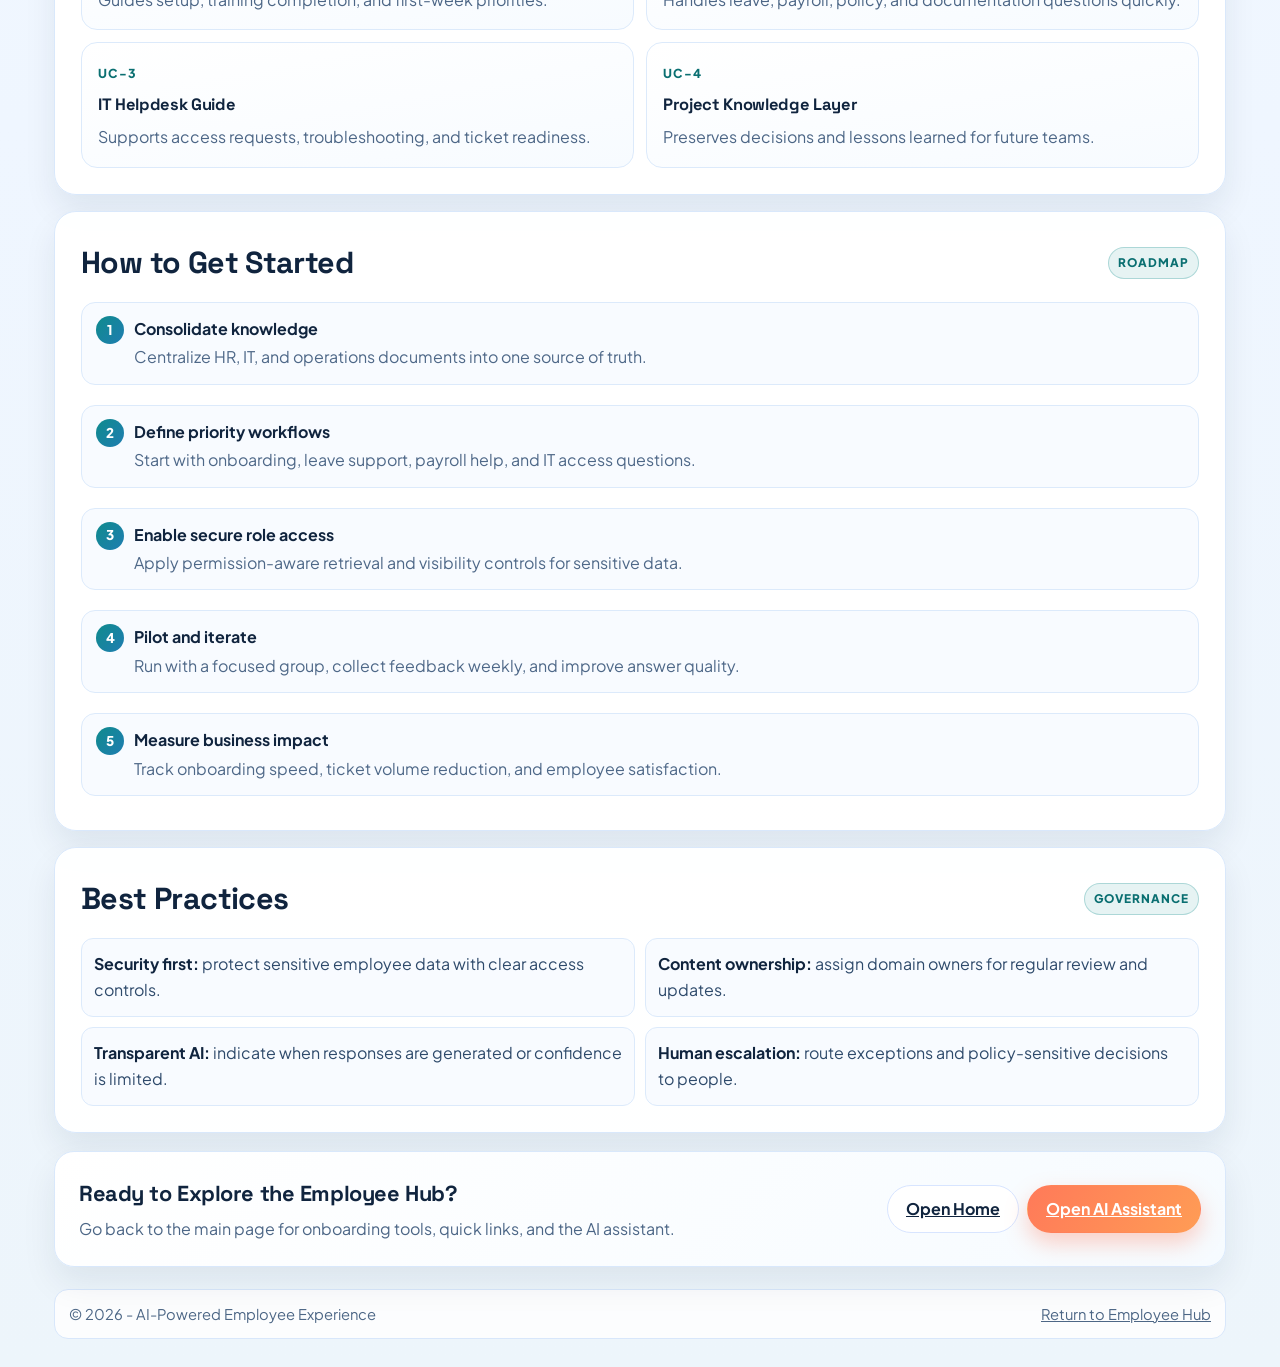
<file: about-company.html>
<!DOCTYPE html>
<html lang="en">
<head>
  <meta charset="UTF-8" />
  <meta name="viewport" content="width=device-width, initial-scale=1.0" />
  <title>About Company | AI Employee Experience</title>
  <link rel="preconnect" href="https://fonts.googleapis.com" />
  <link rel="preconnect" href="https://fonts.gstatic.com" crossorigin />
  <link
    href="https://fonts.googleapis.com/css2?family=Plus+Jakarta+Sans:wght@400;500;600;700;800&family=Space+Grotesk:wght@600;700&display=swap"
    rel="stylesheet"
  />

  <link rel="stylesheet" href="css/base.css" />
  <link rel="stylesheet" href="css/components.css" />
  <link rel="stylesheet" href="css/layout.css" />
  <link rel="stylesheet" href="css/dark.css" />
  <link rel="stylesheet" href="css/responsive.css" />

  <style>
    .about-page {
      background:
        radial-gradient(circle at 8% 12%, rgba(15, 139, 141, 0.15) 0%, transparent 28%),
        radial-gradient(circle at 88% 16%, rgba(255, 122, 89, 0.16) 0%, transparent 30%),
        linear-gradient(180deg, #f8fcff 0%, #eff6ff 58%, #edf5fb 100%);
      min-height: 100vh;
    }

    .about-shell {
      max-width: 1220px;
      margin: 0 auto;
      padding: 18px 24px 28px;
    }

    .about-nav {
      position: sticky;
      top: 10px;
      z-index: 20;
      display: flex;
      align-items: center;
      justify-content: space-between;
      gap: 12px;
      padding: 12px 14px;
      border-radius: 16px;
      background: rgba(255, 255, 255, 0.78);
      border: 1px solid var(--line);
      backdrop-filter: blur(10px);
      box-shadow: 0 16px 28px rgba(16, 36, 62, 0.1);
    }

    .brand-block {
      display: flex;
      flex-direction: column;
      gap: 2px;
      min-width: 220px;
    }

    .brand-kicker {
      font-size: 0.72rem;
      letter-spacing: 0.08em;
      text-transform: uppercase;
      font-weight: 800;
      color: var(--primary-strong);
    }

    .brand-title {
      font-weight: 800;
      font-size: 1.04rem;
      color: var(--text);
    }

    .quick-nav {
      display: flex;
      gap: 8px;
      flex-wrap: wrap;
      justify-content: center;
    }

    .quick-nav a {
      text-decoration: none;
      font-size: 0.82rem;
      font-weight: 700;
      color: #335476;
      padding: 7px 10px;
      border: 1px solid #d6e6fb;
      border-radius: 999px;
      background: #f9fcff;
      transition: transform 0.2s ease, color 0.2s ease, background 0.2s ease;
    }

    .quick-nav a:hover {
      transform: translateY(-1px);
      color: #0a6f71;
      background: #ffffff;
    }

    .nav-actions {
      display: flex;
      gap: 8px;
      flex-wrap: wrap;
      justify-content: flex-end;
    }

    .about-hero {
      margin-top: 18px;
      padding: 48px 34px 30px;
      border-radius: 24px;
      border: 1px solid rgba(255, 255, 255, 0.5);
      background: linear-gradient(136deg, #0d7e80 0%, #1b7c98 45%, #2e5f9d 100%);
      color: #f4fcff;
      box-shadow: 0 26px 46px rgba(16, 36, 62, 0.18);
      position: relative;
      overflow: hidden;
    }

    .about-hero::before,
    .about-hero::after {
      content: "";
      position: absolute;
      border-radius: 999px;
      pointer-events: none;
    }

    .about-hero::before {
      width: 300px;
      height: 300px;
      top: -110px;
      right: -100px;
      background: rgba(255, 255, 255, 0.18);
      filter: blur(1px);
    }

    .about-hero::after {
      width: 250px;
      height: 250px;
      left: -90px;
      bottom: -120px;
      background: rgba(255, 122, 89, 0.22);
      filter: blur(2px);
    }

    .hero-content {
      position: relative;
      z-index: 2;
      max-width: 980px;
      margin: 0 auto;
      text-align: center;
    }

    .hero-tag {
      display: inline-block;
      font-size: 0.76rem;
      letter-spacing: 0.09em;
      text-transform: uppercase;
      font-weight: 800;
      padding: 6px 11px;
      border-radius: 999px;
      border: 1px solid rgba(255, 255, 255, 0.35);
      background: rgba(255, 255, 255, 0.1);
      margin-bottom: 12px;
    }

    .hero-content h1 {
      font-size: clamp(2rem, 5vw, 3.4rem);
      line-height: 1.08;
      margin-bottom: 12px;
    }

    .hero-content p {
      max-width: 780px;
      margin: 0 auto;
      font-size: clamp(1rem, 2vw, 1.17rem);
      line-height: 1.75;
      color: rgba(237, 248, 255, 0.96);
      text-shadow: 0 1px 10px rgba(7, 28, 47, 0.24);
    }

    .hero-metrics {
      margin-top: 20px;
      display: grid;
      grid-template-columns: repeat(3, minmax(0, 1fr));
      gap: 10px;
    }

    .metric {
      border: 1px solid rgba(255, 255, 255, 0.33);
      background: rgba(255, 255, 255, 0.1);
      border-radius: 14px;
      padding: 12px;
      text-align: center;
    }

    .metric h3 {
      font-size: 1.34rem;
      margin-bottom: 1px;
      color: #ffffff;
    }

    .metric p {
      font-size: 0.84rem;
      color: rgba(228, 244, 255, 0.94);
      text-shadow: 0 1px 8px rgba(7, 28, 47, 0.24);
    }

    main {
      margin-top: 20px;
      padding: 0;
      max-width: 100%;
    }

    .content-card {
      background: rgba(255, 255, 255, 0.95);
      border: 1px solid #d9e8fb;
      border-radius: 22px;
      box-shadow: 0 16px 32px rgba(16, 36, 62, 0.08);
      padding: 26px;
      margin-bottom: 16px;
    }

    .section-head {
      display: flex;
      align-items: center;
      justify-content: space-between;
      gap: 10px;
      flex-wrap: wrap;
      margin-bottom: 14px;
    }

    .section-head h2 {
      margin: 0;
      font-size: clamp(1.35rem, 2.4vw, 1.9rem);
    }

    .section-pill {
      font-size: 0.74rem;
      letter-spacing: 0.08em;
      text-transform: uppercase;
      font-weight: 800;
      color: #0a6f71;
      border: 1px solid rgba(15, 139, 141, 0.27);
      background: rgba(15, 139, 141, 0.1);
      border-radius: 999px;
      padding: 5px 9px;
    }

    .overview-grid {
      display: grid;
      grid-template-columns: 1.2fr 0.8fr;
      gap: 16px;
      align-items: stretch;
    }

    .overview-copy p + p {
      margin-top: 10px;
    }

    .highlight-box {
      border-radius: 16px;
      border: 1px solid #d7e8fb;
      background: linear-gradient(170deg, #f9fcff 0%, #f1f8ff 100%);
      padding: 16px;
      display: grid;
      gap: 10px;
      align-content: start;
    }

    .highlight-item {
      display: flex;
      gap: 10px;
      align-items: flex-start;
    }

    .highlight-num {
      flex-shrink: 0;
      width: 28px;
      height: 28px;
      border-radius: 50%;
      display: grid;
      place-items: center;
      font-weight: 800;
      color: #0a6f71;
      background: rgba(15, 139, 141, 0.12);
      border: 1px solid rgba(15, 139, 141, 0.25);
    }

    .feature-grid {
      display: grid;
      grid-template-columns: repeat(2, minmax(0, 1fr));
      gap: 12px;
    }

    .feature-card {
      border: 1px solid #dceafb;
      border-radius: 16px;
      background: linear-gradient(170deg, #ffffff 0%, #f7fbff 100%);
      padding: 16px;
      transition: transform 0.22s ease, box-shadow 0.22s ease;
    }

    .feature-card:hover {
      transform: translateY(-3px);
      box-shadow: 0 16px 26px rgba(16, 36, 62, 0.12);
    }

    .feature-index {
      display: inline-block;
      margin-bottom: 8px;
      font-size: 0.77rem;
      font-weight: 800;
      letter-spacing: 0.08em;
      text-transform: uppercase;
      color: #0a6f71;
    }

    .feature-card h3 {
      margin-bottom: 6px;
      font-size: 1.03rem;
    }

    .feature-card p {
      color: #4c6686;
    }

    .roadmap {
      list-style: none;
      display: grid;
      gap: 12px;
      padding: 0;
      margin: 0;
    }

    .roadmap li {
      border: 1px solid #dceafb;
      border-radius: 14px;
      background: #f8fbff;
      padding: 13px 14px;
      display: grid;
      grid-template-columns: 28px 1fr;
      gap: 10px;
      align-items: start;
    }

    .step-dot {
      width: 28px;
      height: 28px;
      border-radius: 50%;
      display: grid;
      place-items: center;
      font-size: 0.84rem;
      font-weight: 800;
      color: #ffffff;
      background: linear-gradient(130deg, #0f8b8d, #1f7db1);
    }

    .roadmap strong {
      display: block;
      color: #10243e;
      margin-bottom: 2px;
    }

    .roadmap p {
      color: #4e6888;
      margin: 0;
    }

    .principles {
      list-style: none;
      padding: 0;
      margin: 0;
      display: grid;
      grid-template-columns: repeat(2, minmax(0, 1fr));
      gap: 10px;
    }

    .principles li {
      margin: 0;
      padding: 12px;
      border-radius: 12px;
      border: 1px solid #dceafb;
      background: #f8fbff;
      color: #2e4a6b;
    }

    .principles strong {
      color: #10243e;
    }

    .cta-banner {
      margin-top: 18px;
      border-radius: 20px;
      border: 1px solid #d9e8fb;
      background: linear-gradient(136deg, #ffffff 0%, #f6fbff 100%);
      padding: 24px;
      display: flex;
      align-items: center;
      justify-content: space-between;
      gap: 12px;
      flex-wrap: wrap;
    }

    .cta-copy h3 {
      font-size: 1.36rem;
      margin-bottom: 4px;
    }

    .cta-copy p {
      color: #4c6686;
    }

    .footer-card {
      margin-top: 18px;
      border-radius: 14px;
      border: 1px solid #d8e7fb;
      background: rgba(255, 255, 255, 0.82);
      padding: 12px 14px;
      display: flex;
      align-items: center;
      justify-content: space-between;
      gap: 10px;
      flex-wrap: wrap;
      color: #4d6786;
    }

    body.dark.about-page {
      background:
        radial-gradient(circle at 8% 12%, rgba(15, 139, 141, 0.2) 0%, transparent 28%),
        radial-gradient(circle at 88% 16%, rgba(255, 122, 89, 0.14) 0%, transparent 30%),
        linear-gradient(180deg, #0f1826 0%, #0d1522 58%, #0a111c 100%);
    }

    body.dark .about-nav,
    body.dark .content-card,
    body.dark .feature-card,
    body.dark .highlight-box,
    body.dark .roadmap li,
    body.dark .principles li,
    body.dark .cta-banner,
    body.dark .footer-card,
    body.dark .quick-nav a {
      background: #182335;
      border-color: #2f435d;
      color: #d2e1f5;
      box-shadow: 0 16px 30px rgba(0, 0, 0, 0.35);
    }

    body.dark .brand-title,
    body.dark .section-head h2,
    body.dark .feature-card h3,
    body.dark .roadmap strong,
    body.dark .principles strong,
    body.dark .cta-copy h3 {
      color: #f2f7ff;
    }

    body.dark .feature-card p,
    body.dark .roadmap p,
    body.dark .principles li,
    body.dark .cta-copy p,
    body.dark .overview-copy p,
    body.dark .footer-card {
      color: #b7cae3;
    }

    body.dark .quick-nav a:hover {
      color: #8dd9dd;
      background: #1b2a40;
    }

    @media (max-width: 980px) {
      .about-nav {
        position: static;
      }

      .overview-grid {
        grid-template-columns: 1fr;
      }
    }

    @media (max-width: 760px) {
      .about-shell {
        padding: 12px;
      }

      .about-nav {
        border-radius: 14px;
      }

      .brand-block {
        min-width: 0;
      }

      .about-hero {
        padding: 34px 18px 22px;
        border-radius: 18px;
      }

      .hero-metrics {
        grid-template-columns: 1fr;
      }

      .content-card,
      .cta-banner {
        border-radius: 16px;
        padding: 18px;
      }

      .feature-grid,
      .principles {
        grid-template-columns: 1fr;
      }
    }
  </style>
</head>
<body class="about-page">
  <div class="about-shell">
    <div class="about-nav">
      <div class="brand-block">
        <span class="brand-kicker">AI Employee Experience</span>
        <span class="brand-title">About Company</span>
      </div>

      <nav class="quick-nav" aria-label="About sections">
        <a href="#overview">Overview</a>
        <a href="#benefits">Benefits</a>
        <a href="#use-cases">Use Cases</a>
        <a href="#implementation">Implementation</a>
        <a href="#best-practices">Best Practices</a>
      </nav>

      <div class="nav-actions">
        <button type="button" class="btn-secondary" id="aboutThemeToggle">Toggle Theme</button>
        <a href="index.html" class="btn-secondary">Back to Home</a>
        <a href="profile.html" class="btn-secondary">Profile</a>
        <a href="index.html#chatbot" class="btn-primary">Ask AI Assistant</a>
      </div>
    </div>

    <section class="about-hero">
      <div class="hero-content">
        <span class="hero-tag">Company Direction</span>
        <h1>Designing Employee Experience with AI at the Core</h1>
        <p>
          We combine human-first workflows with AI-powered support so employees
          can onboard faster, find accurate answers quickly, and stay focused on
          high-impact work.
        </p>
        <div class="hero-metrics">
          <div class="metric">
            <h3>30%</h3>
            <p>faster onboarding ramp</p>
          </div>
          <div class="metric">
            <h3>24/7</h3>
            <p>self-serve knowledge access</p>
          </div>
          <div class="metric">
            <h3>1 Hub</h3>
            <p>for HR, IT, and policy guidance</p>
          </div>
        </div>
      </div>
    </section>

    <main>
      <section class="content-card" id="overview">
        <div class="section-head">
          <h2>Overview</h2>
          <span class="section-pill">Vision</span>
        </div>
        <div class="overview-grid">
          <div class="overview-copy">
            <p>
              Modern organizations generate large volumes of internal knowledge
              across HR, IT, operations, and project teams. The challenge is not
              information availability, it is discoverability and trust.
            </p>
            <p>
              Our approach brings structured knowledge, AI assistance, and
              employee workflows into one experience. This reduces repetitive
              support dependency while improving consistency and speed.
            </p>
          </div>
          <div class="highlight-box">
            <div class="highlight-item">
              <span class="highlight-num">01</span>
              <p>Unify fragmented documents into one searchable source.</p>
            </div>
            <div class="highlight-item">
              <span class="highlight-num">02</span>
              <p>Deliver role-aware guidance for new and current employees.</p>
            </div>
            <div class="highlight-item">
              <span class="highlight-num">03</span>
              <p>Keep humans in control for complex or sensitive cases.</p>
            </div>
          </div>
        </div>
      </section>

      <section class="content-card" id="benefits">
        <div class="section-head">
          <h2>Key Benefits</h2>
          <span class="section-pill">Value</span>
        </div>
        <div class="feature-grid">
          <article class="feature-card">
            <span class="feature-index">01</span>
            <h3>Faster onboarding</h3>
            <p>New hires get immediate, guided answers and become productive earlier.</p>
          </article>
          <article class="feature-card">
            <span class="feature-index">02</span>
            <h3>Consistent information</h3>
            <p>Teams rely on one trusted knowledge layer instead of mixed documents.</p>
          </article>
          <article class="feature-card">
            <span class="feature-index">03</span>
            <h3>Lower support load</h3>
            <p>HR and IT can focus on complex tasks instead of repeating routine replies.</p>
          </article>
          <article class="feature-card">
            <span class="feature-index">04</span>
            <h3>Personalized guidance</h3>
            <p>Employees see context-aware recommendations based on role and intent.</p>
          </article>
        </div>
      </section>

      <section class="content-card" id="use-cases">
        <div class="section-head">
          <h2>Use Cases</h2>
          <span class="section-pill">Applications</span>
        </div>
        <div class="feature-grid">
          <article class="feature-card">
            <span class="feature-index">UC-1</span>
            <h3>Onboarding Copilot</h3>
            <p>Guides setup, training completion, and first-week priorities.</p>
          </article>
          <article class="feature-card">
            <span class="feature-index">UC-2</span>
            <h3>HR FAQ Assistant</h3>
            <p>Handles leave, payroll, policy, and documentation questions quickly.</p>
          </article>
          <article class="feature-card">
            <span class="feature-index">UC-3</span>
            <h3>IT Helpdesk Guide</h3>
            <p>Supports access requests, troubleshooting, and ticket readiness.</p>
          </article>
          <article class="feature-card">
            <span class="feature-index">UC-4</span>
            <h3>Project Knowledge Layer</h3>
            <p>Preserves decisions and lessons learned for future teams.</p>
          </article>
        </div>
      </section>

      <section class="content-card" id="implementation">
        <div class="section-head">
          <h2>How to Get Started</h2>
          <span class="section-pill">Roadmap</span>
        </div>
        <ol class="roadmap">
          <li>
            <span class="step-dot">1</span>
            <div>
              <strong>Consolidate knowledge</strong>
              <p>Centralize HR, IT, and operations documents into one source of truth.</p>
            </div>
          </li>
          <li>
            <span class="step-dot">2</span>
            <div>
              <strong>Define priority workflows</strong>
              <p>Start with onboarding, leave support, payroll help, and IT access questions.</p>
            </div>
          </li>
          <li>
            <span class="step-dot">3</span>
            <div>
              <strong>Enable secure role access</strong>
              <p>Apply permission-aware retrieval and visibility controls for sensitive data.</p>
            </div>
          </li>
          <li>
            <span class="step-dot">4</span>
            <div>
              <strong>Pilot and iterate</strong>
              <p>Run with a focused group, collect feedback weekly, and improve answer quality.</p>
            </div>
          </li>
          <li>
            <span class="step-dot">5</span>
            <div>
              <strong>Measure business impact</strong>
              <p>Track onboarding speed, ticket volume reduction, and employee satisfaction.</p>
            </div>
          </li>
        </ol>
      </section>

      <section class="content-card" id="best-practices">
        <div class="section-head">
          <h2>Best Practices</h2>
          <span class="section-pill">Governance</span>
        </div>
        <ul class="principles">
          <li><strong>Security first:</strong> protect sensitive employee data with clear access controls.</li>
          <li><strong>Content ownership:</strong> assign domain owners for regular review and updates.</li>
          <li><strong>Transparent AI:</strong> indicate when responses are generated or confidence is limited.</li>
          <li><strong>Human escalation:</strong> route exceptions and policy-sensitive decisions to people.</li>
        </ul>
      </section>

      <section class="cta-banner">
        <div class="cta-copy">
          <h3>Ready to Explore the Employee Hub?</h3>
          <p>Go back to the main page for onboarding tools, quick links, and the AI assistant.</p>
        </div>
        <div class="nav-actions">
          <a href="index.html" class="btn-secondary">Open Home</a>
          <a href="index.html#chatbot" class="btn-primary">Open AI Assistant</a>
        </div>
      </section>
    </main>

    <footer class="footer-card">
      <div>&copy; 2026 - AI-Powered Employee Experience</div>
      <div><a href="index.html">Return to Employee Hub</a></div>
    </footer>
  </div>
  <script>
    function applySavedTheme() {
      const savedTheme = localStorage.getItem("theme");
      if (savedTheme === "dark") {
        document.body.classList.add("dark");
      } else {
        document.body.classList.remove("dark");
      }
    }

    function toggleTheme() {
      document.body.classList.toggle("dark");
      localStorage.setItem("theme", document.body.classList.contains("dark") ? "dark" : "light");
    }

    applySavedTheme();
    const aboutThemeToggle = document.getElementById("aboutThemeToggle");
    if (aboutThemeToggle) {
      aboutThemeToggle.addEventListener("click", toggleTheme);
    }
  </script>
</body>
</html>
</file>
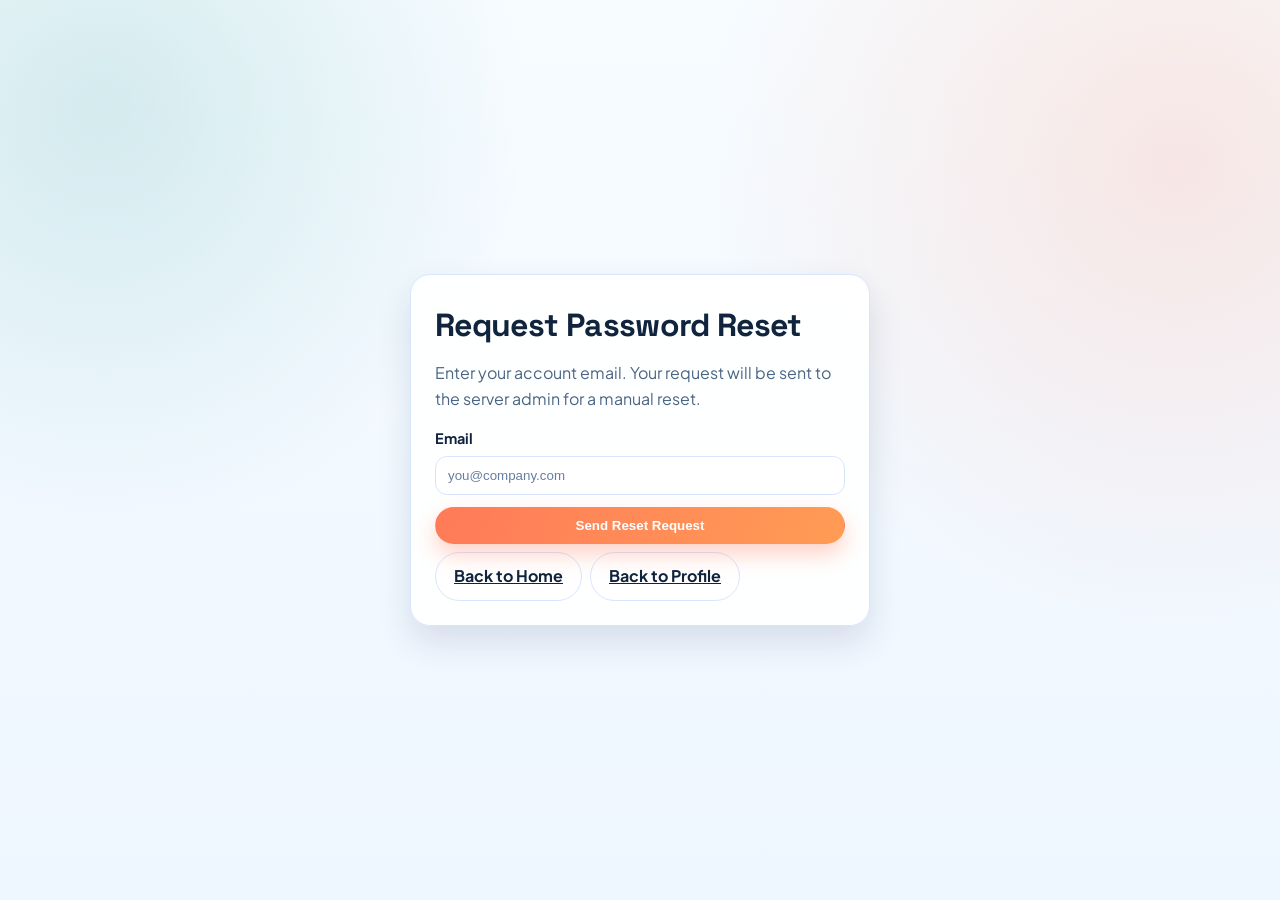
<file: forgot.html>
<!DOCTYPE html>
<html lang="en">
<head>
  <meta charset="UTF-8" />
  <meta name="viewport" content="width=device-width, initial-scale=1.0" />
  <title>Forgot Password | AI Employee Experience</title>
  <link rel="preconnect" href="https://fonts.googleapis.com" />
  <link rel="preconnect" href="https://fonts.gstatic.com" crossorigin />
  <link
    href="https://fonts.googleapis.com/css2?family=Plus+Jakarta+Sans:wght@400;500;600;700;800&family=Space+Grotesk:wght@600;700&display=swap"
    rel="stylesheet"
  />
  <link rel="stylesheet" href="css/base.css" />
  <link rel="stylesheet" href="css/components.css" />
  <link rel="stylesheet" href="css/dark.css" />
  <style>
    .auth-page {
      min-height: 100vh;
      display: grid;
      place-items: center;
      padding: 20px;
      background:
        radial-gradient(circle at 8% 12%, rgba(15, 139, 141, 0.15) 0%, transparent 30%),
        radial-gradient(circle at 92% 18%, rgba(255, 122, 89, 0.16) 0%, transparent 34%),
        linear-gradient(180deg, #f7fcff 0%, #eef6ff 100%);
    }

    .auth-card {
      width: min(460px, 96vw);
      background: rgba(255, 255, 255, 0.96);
      border: 1px solid var(--line);
      border-radius: 20px;
      padding: 24px;
      box-shadow: 0 16px 34px rgba(16, 36, 62, 0.12);
    }

    .auth-card h1 {
      margin-bottom: 8px;
      font-size: clamp(1.5rem, 4vw, 2rem);
    }

    .auth-card p {
      color: var(--muted);
      margin-bottom: 14px;
    }

    .auth-card label {
      display: block;
      margin-bottom: 6px;
      font-weight: 700;
      font-size: 0.9rem;
    }

    .auth-card input {
      width: 100%;
      border: 1px solid var(--line);
      border-radius: 12px;
      padding: 11px 12px;
      margin-bottom: 12px;
      background: #fff;
    }

    .auth-card input:focus {
      outline: none;
      border-color: var(--primary);
      box-shadow: 0 0 0 4px rgba(15, 139, 141, 0.12);
    }

    .auth-actions {
      display: flex;
      gap: 8px;
      flex-wrap: wrap;
      margin-top: 8px;
    }

    .status-msg {
      margin-top: 12px;
      padding: 10px 12px;
      border-radius: 10px;
      background: #f2f8ff;
      border: 1px solid #d8e7fb;
      color: #2e4a6b;
      display: none;
    }
  </style>
</head>
<body class="auth-page">
  <div class="auth-card">
    <h1>Request Password Reset</h1>
    <p>Enter your account email. Your request will be sent to the server admin for a manual reset.</p>

    <form id="forgotForm">
      <label for="email">Email</label>
      <input id="email" type="email" placeholder="you@company.com" required />
      <button type="submit" class="btn-primary" style="width:100%;">Send Reset Request</button>
    </form>

    <div class="status-msg" id="statusMsg"></div>

    <div class="auth-actions">
      <a href="index.html" class="btn-secondary">Back to Home</a>
      <a href="profile.html" class="btn-secondary">Back to Profile</a>
    </div>
  </div>

  <script type="module">
    import { API } from "./js/api.js";

    const form = document.getElementById("forgotForm");
    const emailInput = document.getElementById("email");
    const statusMsg = document.getElementById("statusMsg");

    function showStatus(message) {
      statusMsg.textContent = message;
      statusMsg.style.display = "block";
    }

    form.addEventListener("submit", async (e) => {
      e.preventDefault();
      const email = String(emailInput.value || "").trim();
      if (!email) return;

      try {
        const res = await fetch(`${API}/auth/forgot`, {
          method: "POST",
          headers: { "Content-Type": "application/json" },
          body: JSON.stringify({ email })
        });

        const data = await res.json().catch(() => ({}));
        if (!res.ok) {
          showStatus(data.msg || "Could not submit reset request.");
          return;
        }
        showStatus(data.msg || "Reset request submitted. Admin will reset your password.");
      } catch (error) {
        showStatus("Network error. Please try again.");
      }
    });
  </script>
</body>
</html>
</file>
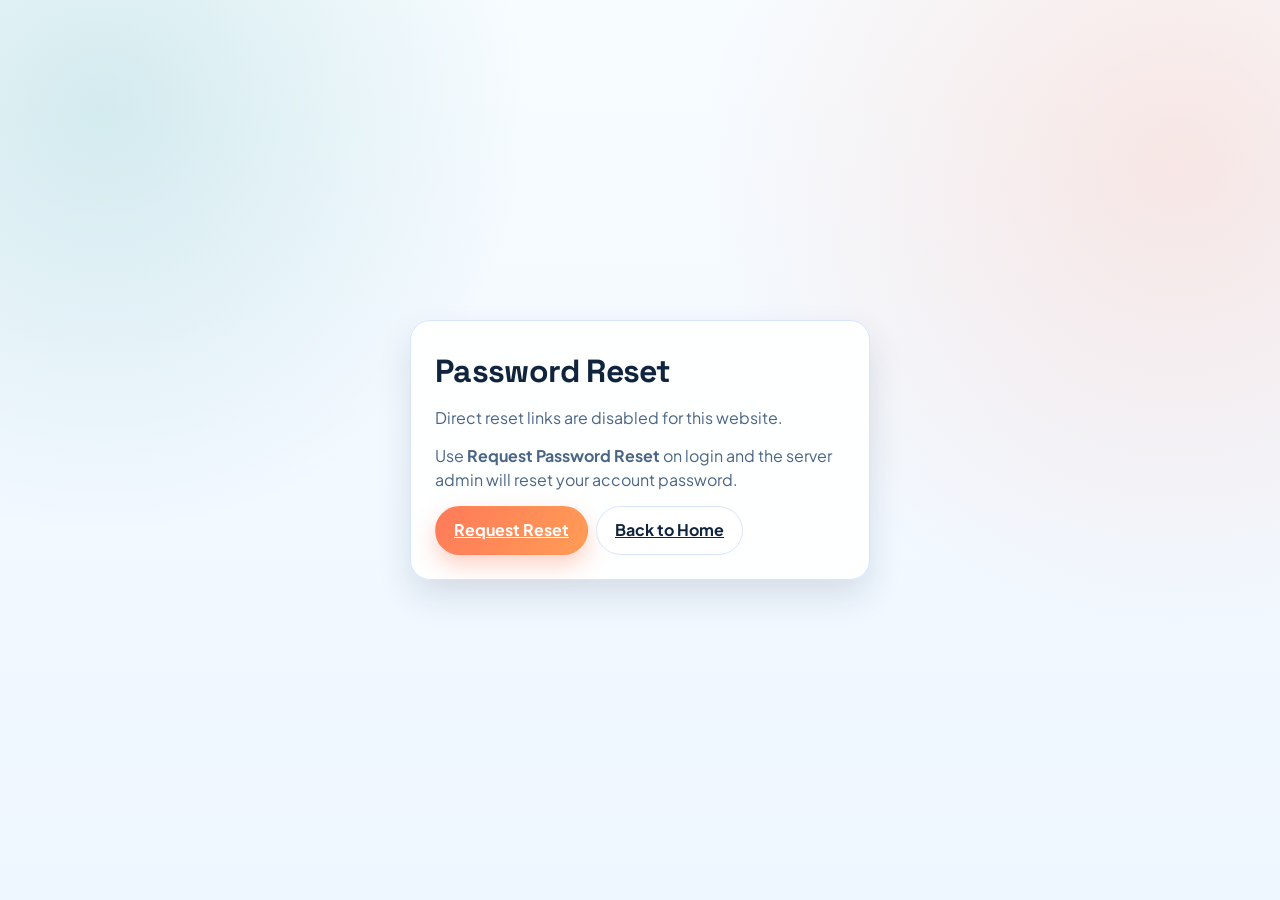
<file: reset.html>
<!DOCTYPE html>
<html lang="en">
<head>
  <meta charset="UTF-8" />
  <meta name="viewport" content="width=device-width, initial-scale=1.0" />
  <title>Password Reset | AI Employee Experience</title>
  <link rel="preconnect" href="https://fonts.googleapis.com" />
  <link rel="preconnect" href="https://fonts.gstatic.com" crossorigin />
  <link
    href="https://fonts.googleapis.com/css2?family=Plus+Jakarta+Sans:wght@400;500;600;700;800&family=Space+Grotesk:wght@600;700&display=swap"
    rel="stylesheet"
  />
  <link rel="stylesheet" href="css/base.css" />
  <link rel="stylesheet" href="css/components.css" />
  <link rel="stylesheet" href="css/dark.css" />
  <style>
    .auth-page {
      min-height: 100vh;
      display: grid;
      place-items: center;
      padding: 20px;
      background:
        radial-gradient(circle at 8% 12%, rgba(15, 139, 141, 0.15) 0%, transparent 30%),
        radial-gradient(circle at 92% 18%, rgba(255, 122, 89, 0.16) 0%, transparent 34%),
        linear-gradient(180deg, #f7fcff 0%, #eef6ff 100%);
    }

    .auth-card {
      width: min(460px, 96vw);
      background: rgba(255, 255, 255, 0.96);
      border: 1px solid var(--line);
      border-radius: 20px;
      padding: 24px;
      box-shadow: 0 16px 34px rgba(16, 36, 62, 0.12);
    }

    .auth-card h1 {
      margin-bottom: 8px;
      font-size: clamp(1.5rem, 4vw, 2rem);
    }

    .auth-card p {
      color: var(--muted);
      margin-bottom: 14px;
      line-height: 1.5;
    }

    .auth-actions {
      display: flex;
      gap: 8px;
      flex-wrap: wrap;
      margin-top: 8px;
    }
  </style>
</head>
<body class="auth-page">
  <div class="auth-card">
    <h1>Password Reset</h1>
    <p>Direct reset links are disabled for this website.</p>
    <p>Use <strong>Request Password Reset</strong> on login and the server admin will reset your account password.</p>

    <div class="auth-actions">
      <a href="forgot.html" class="btn-primary">Request Reset</a>
      <a href="index.html" class="btn-secondary">Back to Home</a>
    </div>
  </div>
</body>
</html>
</file>
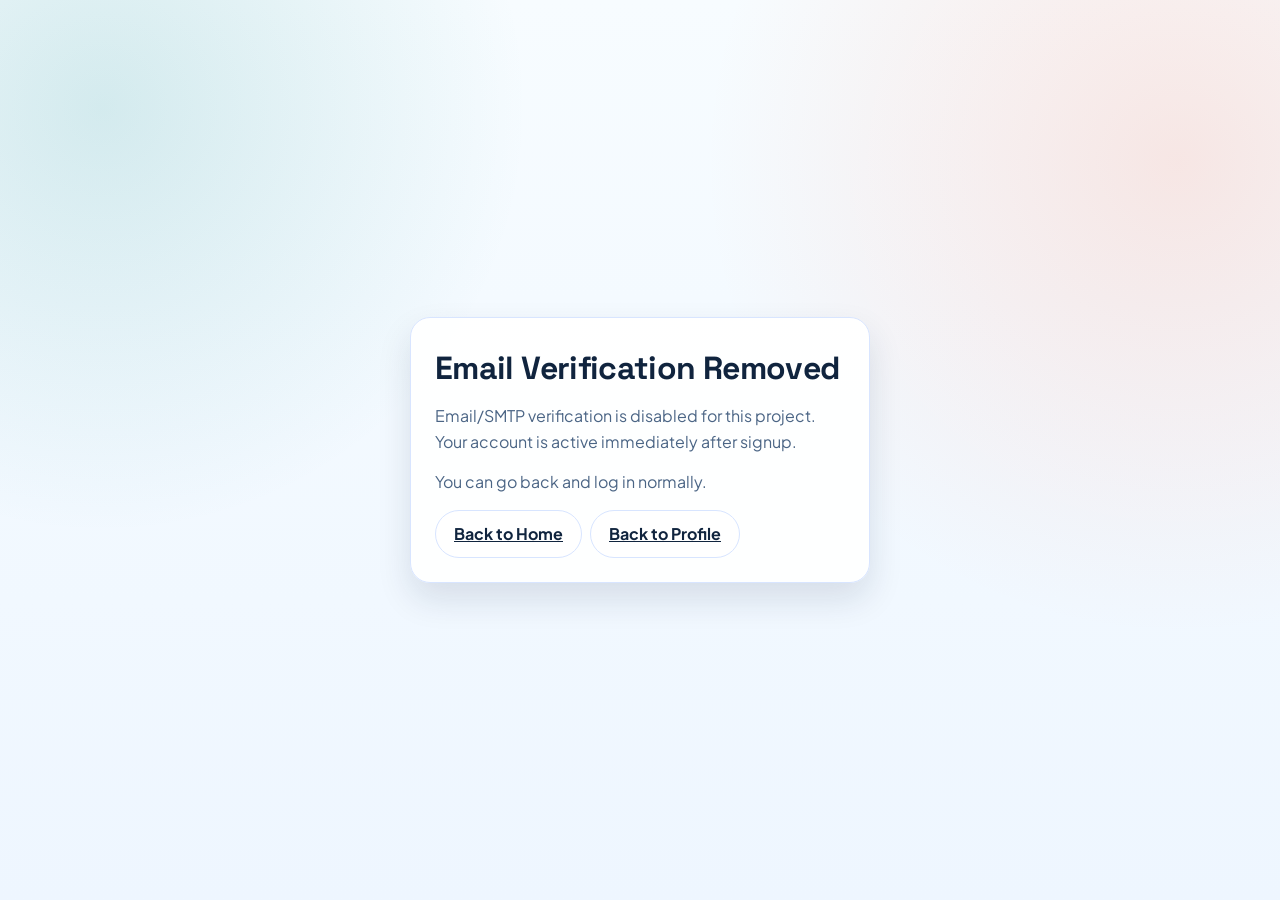
<file: verify.html>
﻿<!DOCTYPE html>
<html lang="en">
<head>
  <meta charset="UTF-8" />
  <meta name="viewport" content="width=device-width, initial-scale=1.0" />
  <title>Account Status | AI Employee Experience</title>
  <link rel="preconnect" href="https://fonts.googleapis.com" />
  <link rel="preconnect" href="https://fonts.gstatic.com" crossorigin />
  <link
    href="https://fonts.googleapis.com/css2?family=Plus+Jakarta+Sans:wght@400;500;600;700;800&family=Space+Grotesk:wght@600;700&display=swap"
    rel="stylesheet"
  />
  <link rel="stylesheet" href="css/base.css" />
  <link rel="stylesheet" href="css/components.css" />
  <link rel="stylesheet" href="css/dark.css" />
  <style>
    .auth-page {
      min-height: 100vh;
      display: grid;
      place-items: center;
      padding: 20px;
      background:
        radial-gradient(circle at 8% 12%, rgba(15, 139, 141, 0.15) 0%, transparent 30%),
        radial-gradient(circle at 92% 18%, rgba(255, 122, 89, 0.16) 0%, transparent 34%),
        linear-gradient(180deg, #f7fcff 0%, #eef6ff 100%);
    }

    .auth-card {
      width: min(460px, 96vw);
      background: rgba(255, 255, 255, 0.96);
      border: 1px solid var(--line);
      border-radius: 20px;
      padding: 24px;
      box-shadow: 0 16px 34px rgba(16, 36, 62, 0.12);
    }

    .auth-card h1 {
      margin-bottom: 8px;
      font-size: clamp(1.5rem, 4vw, 2rem);
    }

    .auth-card p {
      color: var(--muted);
      margin-bottom: 14px;
    }

    .auth-actions {
      display: flex;
      gap: 8px;
      flex-wrap: wrap;
      margin-top: 8px;
    }
  </style>
</head>
<body class="auth-page">
  <div class="auth-card">
    <h1>Email Verification Removed</h1>
    <p>Email/SMTP verification is disabled for this project. Your account is active immediately after signup.</p>
    <p>You can go back and log in normally.</p>

    <div class="auth-actions">
      <a href="index.html" class="btn-secondary">Back to Home</a>
      <a href="profile.html" class="btn-secondary">Back to Profile</a>
    </div>
  </div>
</body>
</html>
</file>
<file: css/base.css>
* {
  box-sizing: border-box;
  margin: 0;
  padding: 0;
}

:root {
  --bg: #eef4ff;
  --surface: #ffffff;
  --surface-soft: #f7faff;
  --text: #10243e;
  --muted: #4b6585;
  --placeholder: #667f9f;
  --primary: #0f8b8d;
  --primary-strong: #0a6f71;
  --accent: #ff7a59;
  --line: #d8e5ff;
  --shadow: 0 22px 52px rgba(16, 36, 62, 0.12);
  --radius-lg: 24px;
  --radius-md: 16px;
  --tech-bg: url("../assets/tech-bg.svg");
}

html {
  scroll-behavior: smooth;
}

body {
  font-family: "Plus Jakarta Sans", "Segoe UI", sans-serif;
  background-image:
    linear-gradient(rgba(245, 251, 255, 0.86), rgba(240, 248, 255, 0.9)),
    radial-gradient(circle at 12% 8%, #d9e9ff 0%, transparent 35%),
    radial-gradient(circle at 88% 20%, #ddfff5 0%, transparent 32%),
    var(--tech-bg);
  background-size: auto, auto, auto, cover;
  background-position: center, center, center, center;
  background-repeat: no-repeat, no-repeat, no-repeat, no-repeat;
  background-attachment: scroll, scroll, scroll, fixed;
  color: var(--text);
  line-height: 1.65;
  text-rendering: optimizeLegibility;
  -webkit-font-smoothing: antialiased;
  min-height: 100vh;
}

body,
input,
textarea,
select,
button {
  color: var(--text);
}

::placeholder {
  color: var(--placeholder);
  opacity: 1;
}

h1,
h2,
h3 {
  font-family: "Space Grotesk", "Plus Jakarta Sans", sans-serif;
  letter-spacing: -0.02em;
}

a {
  color: inherit;
}

p,
li,
label,
small,
span {
  color: inherit;
}

main p,
main li,
footer,
.inner-footer {
  color: var(--muted);
}

button,
.chat-btn,
.home-btn,
.profile-btn,
.popup-main-btn,
.popup-close-btn,
.update-btn,
.logout-btn {
  transition: transform 0.22s ease, box-shadow 0.22s ease, filter 0.22s ease,
    background-color 0.22s ease, color 0.22s ease, border-color 0.22s ease;
  animation: button-idle 3.2s ease-in-out infinite;
  will-change: transform;
}

button:hover,
.chat-btn:hover,
.home-btn:hover,
.profile-btn:hover,
.popup-main-btn:hover,
.popup-close-btn:hover,
.update-btn:hover,
.logout-btn:hover {
  transform: translateY(-2px) scale(1.01);
  box-shadow: 0 12px 24px rgba(16, 36, 62, 0.2);
  filter: brightness(1.03);
}

button:active,
.chat-btn:active,
.home-btn:active,
.profile-btn:active,
.popup-main-btn:active,
.popup-close-btn:active,
.update-btn:active,
.logout-btn:active {
  transform: translateY(0) scale(0.98);
}

button:focus-visible,
.chat-btn:focus-visible,
.home-btn:focus-visible,
.profile-btn:focus-visible,
.popup-main-btn:focus-visible,
.popup-close-btn:focus-visible,
.update-btn:focus-visible,
.logout-btn:focus-visible {
  outline: 3px solid rgba(15, 139, 141, 0.28);
  outline-offset: 2px;
}

@keyframes button-idle {
  0%,
  100% {
    transform: translateY(0);
  }
  50% {
    transform: translateY(-1px);
  }
}

@media (prefers-reduced-motion: reduce) {
  button,
  .chat-btn,
  .home-btn,
  .profile-btn,
  .popup-main-btn,
  .popup-close-btn,
  .update-btn,
  .logout-btn {
    animation: none;
    transition: none;
  }
}
</file>
<file: css/header.css>
.main-header {
  position: sticky;
  top: 0;
  width: 100%;
  z-index: 1001;
  background: rgba(250, 253, 255, 0.78);
  border-bottom: 1px solid var(--line);
}

.main-header,
header,
.header-controls,
.profile {
  overflow: visible;
}

header {
  padding: 16px 24px;
  position: relative;
  max-width: 1220px;
  margin: 0 auto;
}

.header-controls {
  position: static;
  justify-content: flex-end;
  display: flex;
  align-items: center;
  gap: 12px;
}

.profile-btn {
  border: 1px solid var(--line, #d8e5ff);
  background: var(--surface, #ffffff);
  color: var(--text, #10243e);
}

.profile {
  position: relative;
  z-index: 1500;
}

#dropdown {
  position: absolute;
  top: calc(100% + 12px);
  right: 0;
  min-width: 180px;
  padding: 10px;
  background: var(--surface, #ffffff);
  border: 1px solid var(--line, #d8e5ff);
  border-radius: 14px;
  box-shadow: var(--shadow);
  display: none;
  z-index: 3000;
}

#dropdown.show {
  display: block;
}

#dropdown a {
  display: block;
  padding: 10px 12px;
  border-radius: 10px;
  text-decoration: none !important;
  font-weight: 600;
  color: var(--text, #10243e) !important;
}

#dropdown a:hover {
  background: var(--surface-soft, #f7faff);
}
</file>
<file: css/sidebar.css>
.sidebar {
  position: fixed;
  top: 0;
  bottom: 0;
  left: -320px;
  z-index: 9999;
  display: flex;
  flex-direction: column;
  gap: 8px;
  width: 290px;
  height: 100vh;
  padding: 96px 20px 24px;
  background: linear-gradient(180deg, #0f8b8d, #0a6f71);
  color: #ffffff;
  box-shadow: 20px 0 40px rgba(16, 36, 62, 0.35);
  transition: left 0.26s ease-in-out;
  overflow-y: auto;
}

.sidebar.open {
  left: 0;
}

.sidebar h2 {
  margin-bottom: 12px;
  font-size: 1.45rem;
  font-weight: 800;
}

.sidebar a {
  display: block;
  padding: 10px 12px;
  color: #ffffff;
  text-decoration: none;
  font-size: 0.98rem;
  border-radius: 10px;
  opacity: 0.95;
  transition: background 0.2s ease, transform 0.2s ease;
}

.sidebar a:hover {
  transform: translateX(4px);
  background: rgba(255, 255, 255, 0.18);
  opacity: 1;
}

.sidebar-overlay {
  position: fixed;
  top: 0;
  left: 0;
  z-index: 999;
  display: none;
  width: 100%;
  height: 100%;
  background: rgba(11, 25, 44, 0.38);
  backdrop-filter: blur(4px);
}

.sidebar-overlay.show {
  display: block;
}

.menu-icon {
  position: fixed;
  top: 16px;
  left: 18px;
  z-index: 10000;
  font-size: 30px;
  width: 46px;
  height: 46px;
  border-radius: 14px;
  display: grid;
  place-items: center;
  background: var(--surface);
  border: 1px solid var(--line);
  box-shadow: 0 14px 24px rgba(16, 36, 62, 0.16);
  cursor: pointer;
  color: var(--text);
}
</file>
<file: css/banner.css>
.hero-bg {
  margin: 26px auto 0;
  max-width: 1220px;
  border-radius: 28px;
  border: 1px solid rgba(255, 255, 255, 0.45);
  padding: 72px 42px 42px;
  background: linear-gradient(132deg, #0f8b8d 0%, #1282a2 48%, #1f6f8b 100%);
  color: #f6fdff;
  text-align: center;
  position: relative;
  overflow: hidden;
  box-shadow: var(--shadow);
}

.inner-section {
  max-width: 960px;
  margin: 0 auto;
  position: relative;
  z-index: 1;
}

.hero-bg::before,
.hero-bg::after {
  content: "";
  position: absolute;
  border-radius: 999px;
  filter: blur(2px);
}

.hero-bg::before {
  width: 340px;
  height: 340px;
  background: rgba(255, 255, 255, 0.16);
  top: -100px;
  right: -70px;
}

.hero-bg::after {
  width: 280px;
  height: 280px;
  background: rgba(255, 122, 89, 0.2);
  left: -90px;
  bottom: -120px;
}

.hero-bg h1 {
  margin-bottom: 18px;
  font-size: clamp(2rem, 5vw, 3.4rem);
  line-height: 1.1;
  font-weight: 700;
}

.hero-bg p {
  font-size: clamp(1rem, 2.1vw, 1.22rem);
  line-height: 1.72;
  opacity: 0.96;
}

.hero-bg p:last-child {
  margin-top: 16px;
  font-weight: 800;
  letter-spacing: 0.18em;
  text-transform: uppercase;
  font-size: 0.78rem;
  color: #ffddd4;
}
</file>
<file: css/components.css>
main {
  padding: 34px 24px 30px;
  margin: 0 auto;
  max-width: 1220px;
}

section {
  max-width: 100%;
  margin: 0 0 22px;
  padding: 28px;
  background: var(--surface);
  border: 1px solid var(--line);
  border-radius: var(--radius-lg);
  box-shadow: 0 16px 34px rgba(16, 36, 62, 0.08);
  animation: rise-in 0.5s ease both;
}

section h2 {
  margin-bottom: 10px;
  font-size: clamp(1.45rem, 2.5vw, 1.9rem);
}

section p {
  color: var(--muted);
}

section ul {
  padding-left: 22px;
}

section li {
  margin-bottom: 8px;
}

.grid {
  display: grid;
  grid-template-columns: repeat(auto-fit, minmax(220px, 1fr));
  gap: 16px;
}

.card {
  padding: 18px;
  background: var(--surface-soft);
  border: 1px solid var(--line);
  border-radius: var(--radius-md);
  transition: transform 0.22s ease, box-shadow 0.22s ease;
}

.card:hover {
  transform: translateY(-3px);
  box-shadow: 0 16px 28px rgba(16, 36, 62, 0.12);
}

.card h3 {
  margin-bottom: 8px;
  font-size: 1.04rem;
}

.card p,
section li {
  color: var(--muted);
}

.btn-primary,
.btn-secondary,
.header-controls button,
.profile-btn,
.home-btn {
  appearance: none;
  border: 1px solid transparent;
  border-radius: 999px;
  padding: 10px 18px;
  font-weight: 700;
  cursor: pointer;
  transition: transform 0.2s ease, background 0.2s ease, color 0.2s ease, box-shadow 0.2s ease;
}

.btn-primary {
  background: linear-gradient(120deg, var(--accent), #ff9c55);
  color: #fff;
  box-shadow: 0 10px 22px rgba(255, 122, 89, 0.35);
}

.btn-secondary,
.header-controls button,
.profile-btn,
.home-btn {
  background: #fff;
  color: var(--text);
  border-color: var(--line);
}

.btn-primary:hover,
.btn-secondary:hover,
.header-controls button:hover,
.profile-btn:hover,
.home-btn:hover {
  transform: translateY(-1px);
}

.chat-btn {
  margin: 30px auto 8px;
  display: inline-block;
  width: max-content;
  text-decoration: none;
  background: linear-gradient(120deg, var(--primary), var(--primary-strong));
  color: #fff;
  border: 1px solid transparent;
  padding: 10px 20px;
  border-radius: 999px;
  font-weight: 700;
  box-shadow: 0 12px 24px rgba(10, 111, 113, 0.28);
}

.chat-btn:hover {
  color: #fff;
  filter: brightness(1.05);
}

@keyframes rise-in {
  from {
    opacity: 0;
    transform: translateY(8px);
  }
  to {
    opacity: 1;
    transform: translateY(0);
  }
}
</file>
<file: css/layout.css>
footer {
  margin-top: 10px;
  padding: 22px 24px 28px;
  background: transparent;
  color: var(--muted);
  font-size: 0.92rem;
}

.inner-footer {
  display: flex;
  justify-content: space-between;
  align-items: center;
  max-width: 1220px;
  margin: 0 auto;
  padding: 14px 18px;
  background: rgba(255, 255, 255, 0.72);
  border: 1px solid var(--line);
  border-radius: 14px;
  backdrop-filter: blur(10px);
}

.three-column-header {
  display: flex;
  justify-content: space-between;
  align-items: center;
  padding: 20px;
}

.two-column-section {
  display: flex;
  justify-content: space-between;
  padding: 20px;
}

.left-box,
.right-box {
  width: 48%;
}
</file>
<file: css/dark.css>
.toggle-switch {
  position: relative;
  width: 54px;
  height: 28px;
  background: #dde6f5;
  border-radius: 999px;
  border: 1px solid var(--line);
  cursor: pointer;
}

.toggle-switch .circle {
  position: absolute;
  top: 2px;
  left: 2px;
  width: 22px;
  height: 22px;
  background: #ffffff;
  border-radius: 50%;
  box-shadow: 0 2px 8px rgba(16, 36, 62, 0.18);
  transition: 0.3s;
}

body.dark {
  --bg: #091423;
  --surface: #11253c;
  --surface-soft: #16324f;
  --text: #e8f0ff;
  --muted: #afc2df;
  --placeholder: #9eb4d3;
  --line: #284361;
  --shadow: 0 22px 52px rgba(3, 9, 15, 0.45);

  background-image:
    linear-gradient(rgba(7, 16, 27, 0.86), rgba(8, 23, 38, 0.9)),
    radial-gradient(circle at 16% 8%, #14385b 0%, transparent 32%),
    radial-gradient(circle at 88% 20%, #17314a 0%, transparent 30%),
    var(--tech-bg);
  background-size: auto, auto, auto, cover;
  background-position: center, center, center, center;
  background-repeat: no-repeat, no-repeat, no-repeat, no-repeat;
  background-attachment: scroll, scroll, scroll, fixed;
  color: var(--text);
}

body.dark a,
body.dark button,
body.dark h1,
body.dark h2,
body.dark h3,
body.dark h4,
body.dark h5,
body.dark h6 {
  color: var(--text);
}

body.dark p,
body.dark li,
body.dark label,
body.dark small,
body.dark span {
  color: var(--muted);
}

body.dark .toggle-switch {
  background: #223f5c;
  border-color: #305275;
}

body.dark .toggle-switch .circle {
  left: 28px;
  background: #e9f3ff;
}

body.dark .main-header {
  background: rgba(10, 20, 34, 0.82);
  border-bottom-color: #2a4462;
}

body.dark .menu-icon {
  color: #f3f8ff;
  background: #10233a;
  border-color: #2c4868;
}

body.dark .profile-btn {
  background-color: #10233a;
  color: #f3f8ff;
  border-color: #2c4868;
}

body.dark .btn-secondary,
body.dark .header-controls button,
body.dark .home-btn {
  background: #10233a;
  color: #f3f8ff;
  border-color: #2c4868;
}

body.dark .sidebar {
  background: linear-gradient(180deg, #12587a, #0c3f5c);
  color: #f4f9ff;
}

body.dark .sidebar a {
  color: #f4f9ff;
}

body.dark .chat-btn {
  color: #ffffff;
}

body.dark .dropdown {
  background: #10233a;
  border-color: #2c4868;
}

body.dark #dropdown a {
  color: #e8f0ff !important;
}

body.dark #dropdown a:hover {
  color: #ffffff !important;
}

body.dark section {
  background: var(--surface);
  color: var(--text);
  border: 1px solid var(--line);
}

body.dark section p,
body.dark section li,
body.dark .card p {
  color: #c4d7f1;
}

body.dark .card {
  background: var(--surface-soft);
  border-color: var(--line);
  color: var(--text);
}

body.dark .chat-log {
  background: #0f2237;
  color: #e3efff;
}

body.dark .chat-suggestions,
body.dark .input-row {
  background: #10233a;
  border-top-color: #2c4868;
}

body.dark .chat-chip {
  background: #16324f;
  color: #e8f0ff;
  border-color: #2c4868;
}

body.dark .chat-chip:hover {
  background: #1b3d5f;
}

body.dark .input-row input {
  background: #10233a;
  color: #fff;
  border-color: #2c4868;
}

body.dark .popup {
  background: #10233a;
  color: #e8f0ff;
  border-color: #2c4868;
}

body.dark .popup input {
  background: #0f2034;
  color: #fff;
  border-color: #2c4868;
}

body.dark .popup button {
  color: #e8f0ff;
}

body.dark .inner-footer {
  background: rgba(16, 35, 58, 0.78);
  border-color: #2c4868;
  color: #afc2df;
}

body.dark .chat-fab {
  background: linear-gradient(135deg, #1c6bb5, #0e88b0);
  color: #f2f8ff;
  box-shadow: 0 14px 30px rgba(5, 14, 26, 0.5);
}

body.dark .chat-fab::before {
  border-color: rgba(112, 178, 255, 0.42);
}
</file>
<file: css/responsive.css>
@media (max-width: 1024px) {
  .hero-bg {
    margin: 22px 16px 0;
    padding: 66px 30px 34px;
  }

  main {
    padding: 30px 16px;
  }

  section {
    padding: 24px;
  }
}

@media (max-width: 768px) {
  .main-header {
    position: static;
  }

  .hero-bg {
    border-radius: 22px;
    padding: 56px 20px 28px;
    margin-top: 8px;
  }

  header {
    padding: 14px 14px 14px 72px;
  }

  .header-controls {
    gap: 8px;
    flex-wrap: wrap;
    justify-content: flex-end;
    align-items: center;
  }

  .header-controls button,
  .profile-btn {
    padding: 8px 14px;
    font-size: 0.86rem;
  }

  #dropdown {
    right: 0;
    top: calc(100% + 8px);
    min-width: 160px;
  }

  .menu-icon {
    top: 12px;
    left: 12px;
    width: 42px;
    height: 42px;
  }

  main {
    padding: 20px 12px;
  }

  section {
    padding: 20px 16px;
    border-radius: 18px;
  }

  .grid {
    grid-template-columns: 1fr;
  }

  .chat-log {
    height: 220px;
  }

  .input-row {
    flex-direction: column;
  }

  .input-row button {
    width: 100%;
  }

  .sidebar {
    width: 252px;
    left: -272px;
  }

  .inner-footer {
    display: block;
    text-align: center;
  }
}

@media (max-width: 768px) {
  .chat-fab {
    right: 12px;
    bottom: 14px;
    width: 50px;
    height: 50px;
  }

  .chat-fab.chat-fab--lifted {
    bottom: 72px;
  }

  .chat-fab-icon {
    width: 22px;
    height: 22px;
  }
}
</file>
<file: css/chatbot.css>
.chat-box {
  width: 100%;
  margin: 16px auto 0;
  border-radius: var(--radius-md);
  border: 1px solid var(--line);
  overflow: hidden;
}

.chat-log {
  height: 280px;
  overflow-y: auto;
  margin-bottom: 0;
  padding: 16px;
  background: linear-gradient(180deg, #f9fcff 0%, #f4f9ff 100%);
  color: var(--text);
}

.chat-suggestions {
  display: flex;
  flex-wrap: wrap;
  gap: 8px;
  padding: 12px;
  background: #fff;
  border-top: 1px solid var(--line);
}

.chat-chip {
  border: 1px solid var(--line);
  background: var(--surface-soft);
  color: var(--text);
  padding: 8px 12px;
  border-radius: 999px;
  font-size: 0.82rem;
  font-weight: 600;
  cursor: pointer;
}

.chat-chip:hover {
  background: #eaf4ff;
}

.input-row {
  display: flex;
  gap: 10px;
  padding: 12px;
  background: #fff;
  border-top: 1px solid var(--line);
}

.input-row input {
  flex: 1;
  padding: 12px 14px;
  border: 1px solid var(--line);
  border-radius: 12px;
  font-size: 0.98rem;
  background: var(--surface);
  color: var(--text);
}

.input-row button {
  padding: 12px 20px;
  font-size: 0.96rem;
  font-weight: 700;
  background: linear-gradient(120deg, var(--primary), var(--primary-strong));
  color: #ffffff;
  border: none;
  border-radius: 12px;
  cursor: pointer;
  transition: 0.2s ease, transform 0.2s ease;
}

.input-row button:hover {
  transform: translateY(-1px);
}

.chat-fab {
  position: fixed;
  right: 18px;
  bottom: 20px;
  width: 56px;
  height: 56px;
  border: none;
  border-radius: 50%;
  display: grid;
  place-items: center;
  color: #ffffff;
  background: linear-gradient(135deg, #0e7288, #0b8a8f);
  box-shadow: 0 12px 28px rgba(11, 94, 109, 0.36);
  cursor: pointer;
  z-index: 1200;
  animation: chatFabFloat 3.2s ease-in-out infinite;
  transition: bottom 0.25s ease, transform 0.2s ease;
}

.chat-fab::before {
  content: "";
  position: absolute;
  inset: -4px;
  border-radius: 50%;
  border: 2px solid rgba(14, 114, 136, 0.38);
  animation: chatFabPulse 2s ease-out infinite;
}

.chat-fab-icon {
  width: 25px;
  height: 25px;
}

.chat-fab:hover {
  transform: translateY(-2px);
}

.chat-fab.chat-fab--lifted {
  bottom: 86px;
}

@keyframes chatFabPulse {
  0% {
    transform: scale(0.9);
    opacity: 0.8;
  }

  70% {
    transform: scale(1.24);
    opacity: 0;
  }

  100% {
    transform: scale(1.24);
    opacity: 0;
  }
}

@keyframes chatFabFloat {
  0%,
  100% {
    transform: translateY(0);
  }

  50% {
    transform: translateY(-3px);
  }
}
</file>
<file: css/popup.css>
.popup-bg {
  position: fixed;
  top: 0;
  left: 0;
  z-index: 99999;
  display: none;
  justify-content: center;
  align-items: center;
  width: 100%;
  height: 100%;
  padding: 16px;
  background:
    radial-gradient(circle at 12% 18%, rgba(15, 139, 141, 0.28) 0%, transparent 36%),
    radial-gradient(circle at 88% 16%, rgba(255, 122, 89, 0.24) 0%, transparent 32%),
    rgba(7, 14, 28, 0.56);
  backdrop-filter: blur(7px);
}

.popup {
  position: relative;
  z-index: 100000;
  width: min(94vw, 430px);
  padding: 26px 24px 22px;
  background:
    linear-gradient(180deg, #ffffff 0%, #f5fbff 100%);
  border-radius: 22px;
  border: 1px solid rgba(15, 139, 141, 0.16);
  box-shadow:
    0 22px 44px rgba(15, 24, 44, 0.22),
    0 8px 20px rgba(15, 24, 44, 0.12);
  color: var(--text);
  animation: popup-in 0.22s ease-out;
}

@keyframes popup-in {
  from {
    transform: translateY(10px) scale(0.98);
    opacity: 0;
  }
  to {
    transform: translateY(0) scale(1);
    opacity: 1;
  }
}

.popup h2 {
  margin: 0;
  font-size: 1.52rem;
  line-height: 1.2;
  letter-spacing: 0.01em;
  color: #0d2740;
}

.popup-subtitle {
  margin: 8px 0 16px;
  font-size: 0.94rem;
  color: #4c6079;
}

.popup .auth-form {
  text-align: left;
}

.popup .field-label {
  display: block;
  margin: 0 0 6px;
  font-size: 0.82rem;
  font-weight: 700;
  letter-spacing: 0.02em;
  color: #214466;
}

.popup input,
.popup select {
  width: 100%;
  margin: 0 0 12px;
  padding: 12px 13px;
  border: 1px solid rgba(33, 68, 102, 0.22);
  border-radius: 12px;
  font-size: 0.96rem;
  background: #ffffff;
  color: #0d2740;
  transition: border-color 0.18s ease, box-shadow 0.18s ease;
}

.popup select {
  appearance: none;
  background-image:
    linear-gradient(45deg, transparent 50%, #2a6073 50%),
    linear-gradient(135deg, #2a6073 50%, transparent 50%),
    linear-gradient(180deg, #ffffff, #ffffff);
  background-position:
    calc(100% - 18px) calc(1em + 2px),
    calc(100% - 13px) calc(1em + 2px),
    100% 0;
  background-size:
    5px 5px,
    5px 5px,
    2.4em 2.4em;
  background-repeat: no-repeat;
}

.popup input:focus,
.popup select:focus {
  outline: none;
  border-color: rgba(15, 139, 141, 0.58);
  box-shadow: 0 0 0 4px rgba(15, 139, 141, 0.14);
}

.popup button {
  border: none;
  border-radius: 12px;
  padding: 12px 14px;
  font-weight: 700;
  cursor: pointer;
  transition: transform 0.14s ease, box-shadow 0.18s ease, filter 0.18s ease;
}

.popup button:hover {
  transform: translateY(-1px);
}

.popup button:active {
  transform: translateY(0);
}

.popup .auth-submit-btn {
  width: 100%;
  margin-top: 4px;
  background: linear-gradient(120deg, #0f8b8d, #145e71);
  color: #ffffff;
  box-shadow: 0 10px 18px rgba(20, 94, 113, 0.24);
}

.popup .auth-submit-btn:hover {
  filter: brightness(1.02);
  box-shadow: 0 13px 22px rgba(20, 94, 113, 0.28);
}

.popup .auth-close-btn {
  width: 100%;
  margin-top: 12px;
  background: var(--surface-soft);
  color: var(--text);
}

.popup .auth-note-row {
  margin: 2px 0 8px;
  text-align: right;
}

.popup .auth-note-link {
  font-size: 0.84rem;
  color: #1d6f83;
  text-decoration: none;
  font-weight: 600;
}

.popup .auth-note-link:hover {
  text-decoration: underline;
}

.popup .auth-footer-copy {
  margin-top: 12px;
  text-align: center;
  font-size: 0.83rem;
  color: #5d728b;
}

.popup .auth-switch-link {
  color: #116f84;
  font-weight: 700;
  text-decoration: none;
}

.popup .auth-switch-link:hover {
  text-decoration: underline;
}

body.dark .popup {
  background: linear-gradient(180deg, #13243a 0%, #102033 100%);
  border-color: rgba(128, 186, 207, 0.2);
  color: #e8f2ff;
}

body.dark .popup h2 {
  color: #e9f4ff;
}

body.dark .popup-subtitle,
body.dark .popup .field-label,
body.dark .popup .auth-footer-copy {
  color: #b7d2ea;
}

body.dark .popup .auth-switch-link {
  color: #91d7f0;
}

body.dark .popup input,
body.dark .popup select {
  background: #0d1a2b;
  color: #e8f2ff;
  border-color: rgba(137, 180, 206, 0.28);
}

body.dark .popup select {
  background-image:
    linear-gradient(45deg, transparent 50%, #84b7cc 50%),
    linear-gradient(135deg, #84b7cc 50%, transparent 50%),
    linear-gradient(180deg, #0d1a2b, #0d1a2b);
}

@media (max-width: 520px) {
  .popup {
    width: min(95vw, 430px);
    padding: 22px 16px 16px;
    border-radius: 18px;
  }
}
</file>
